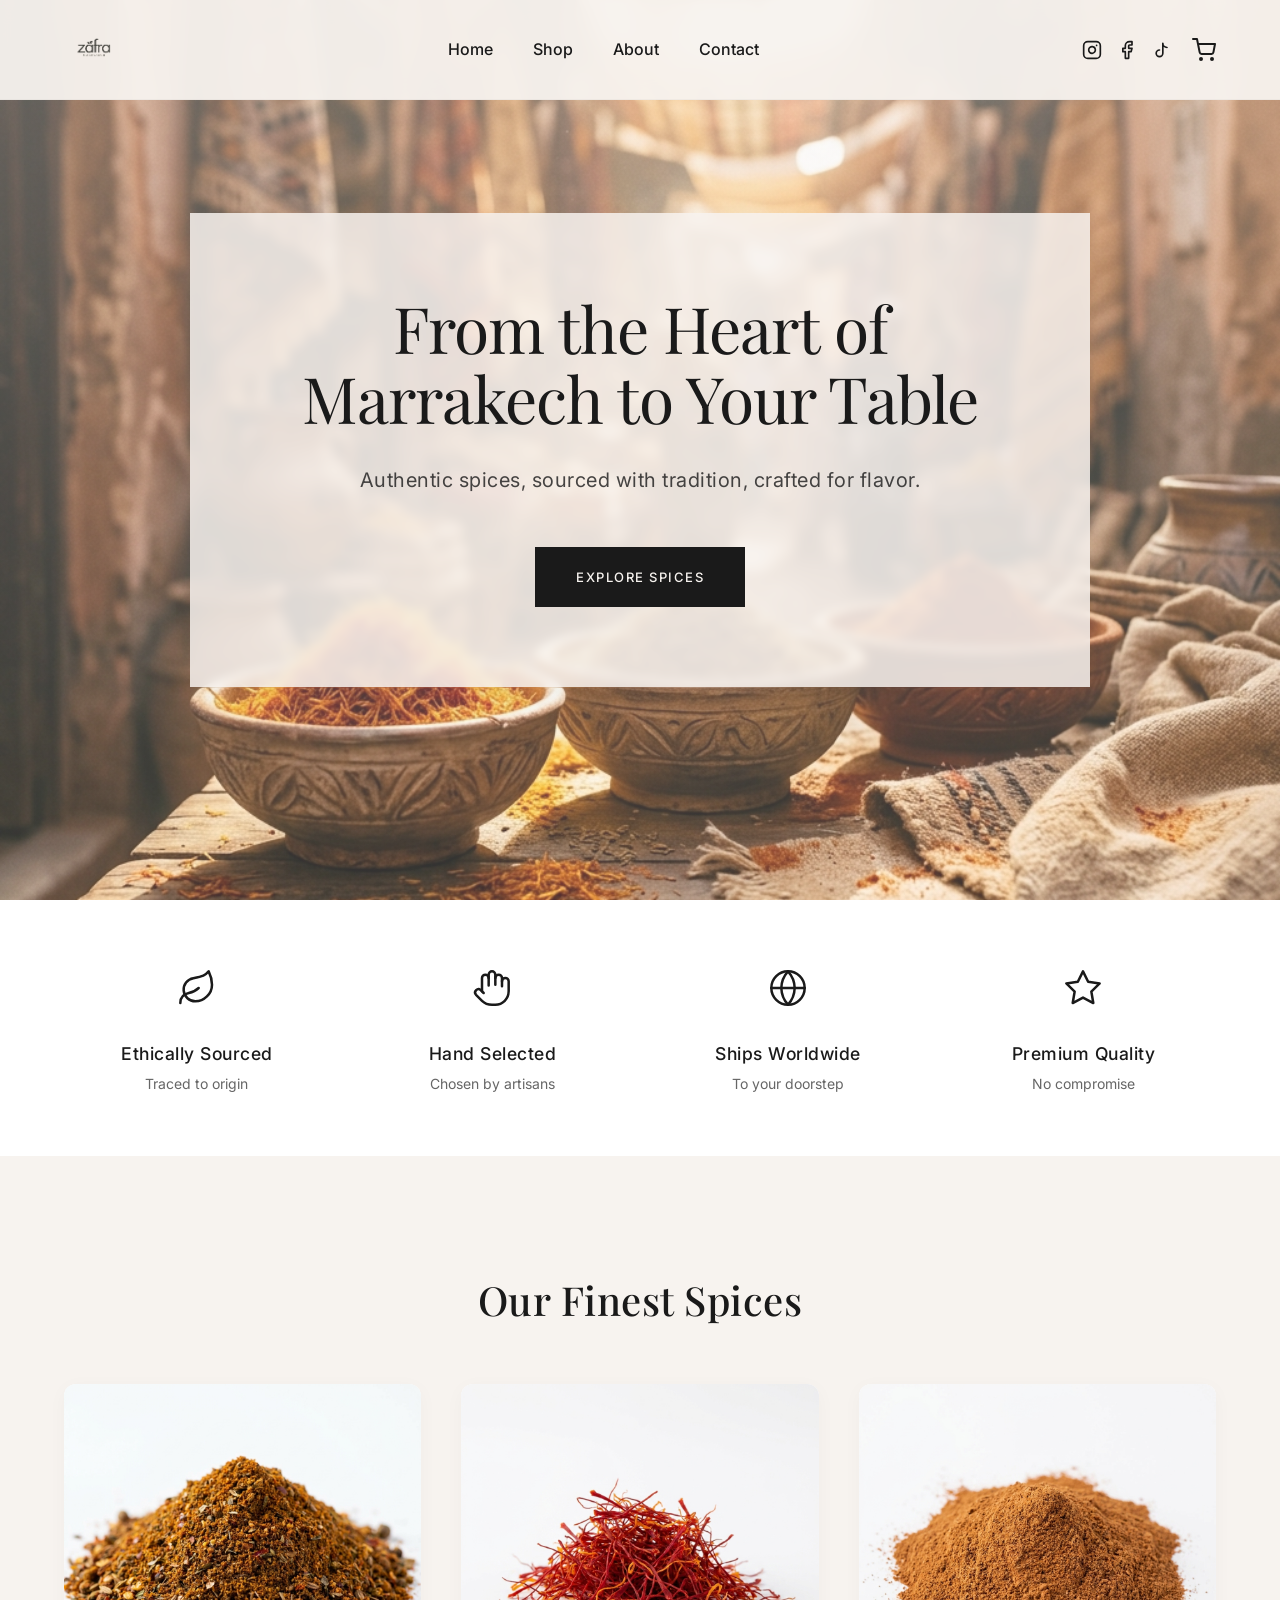
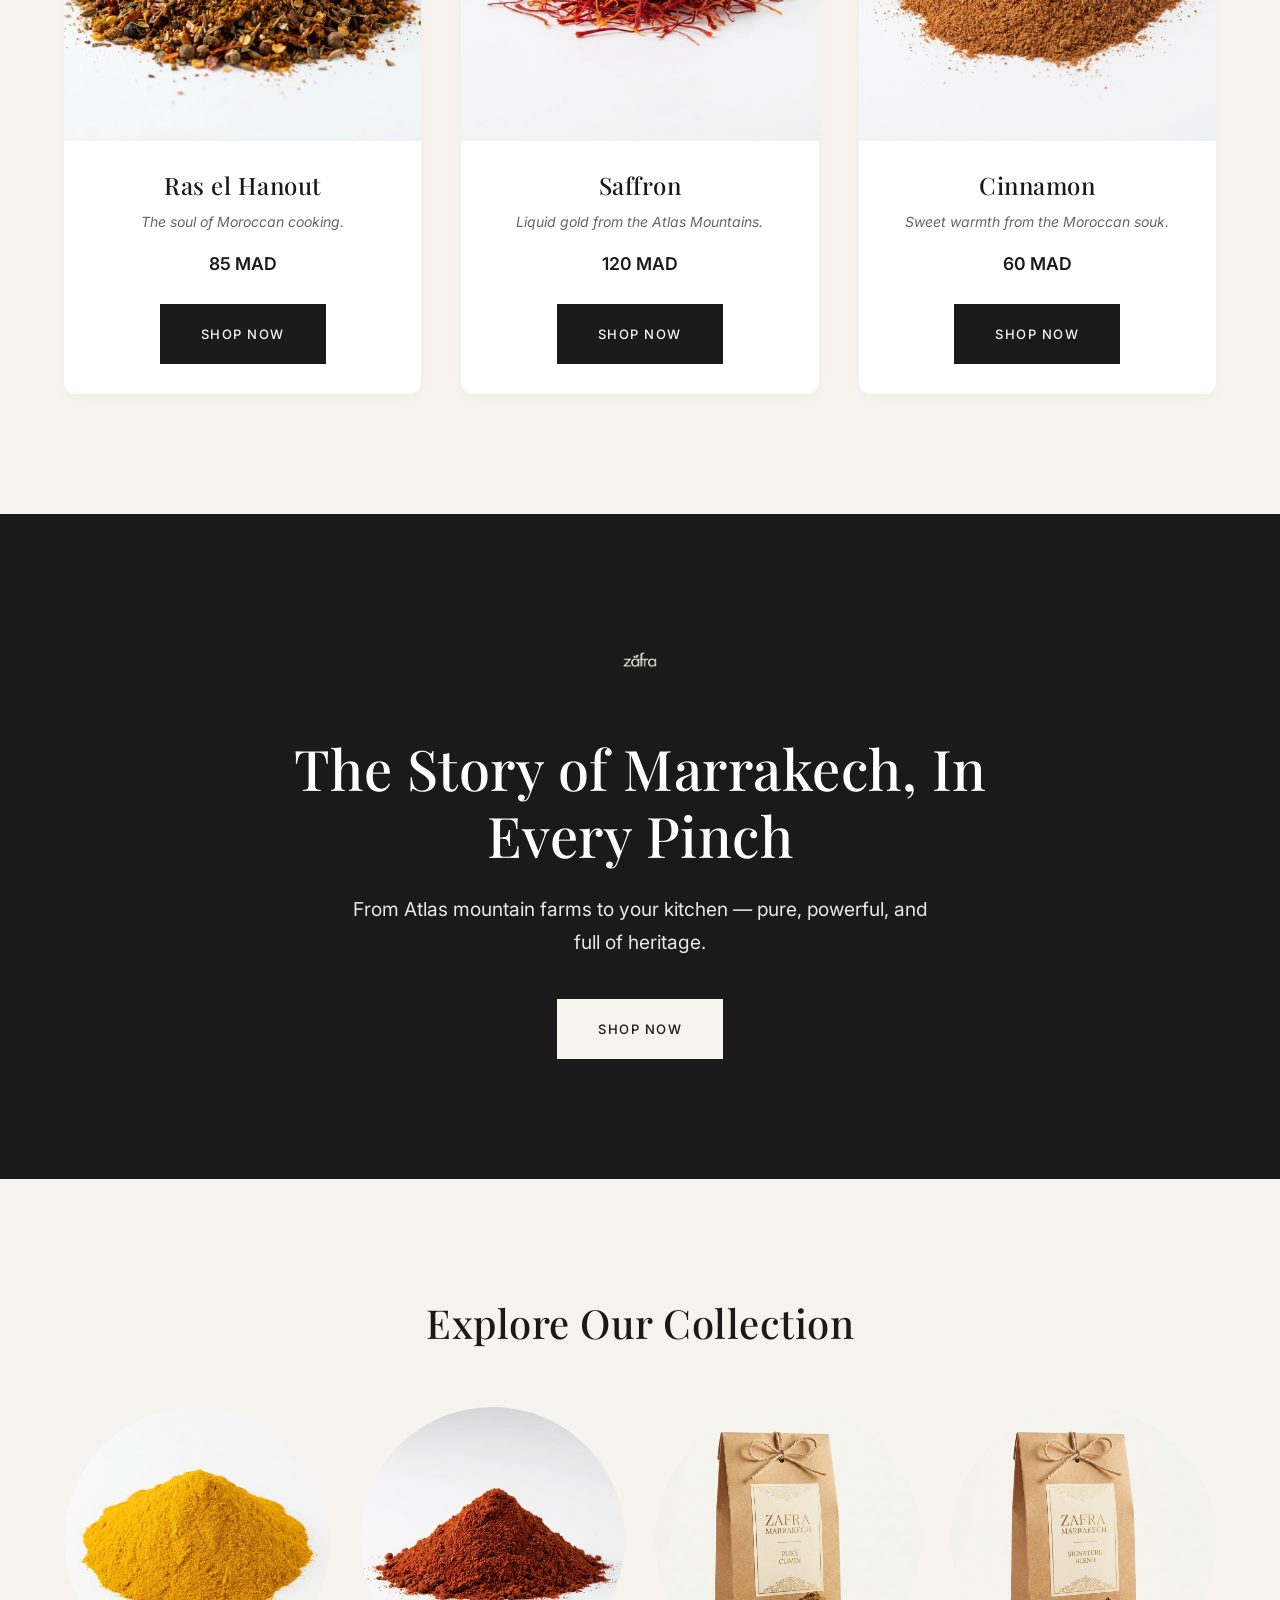
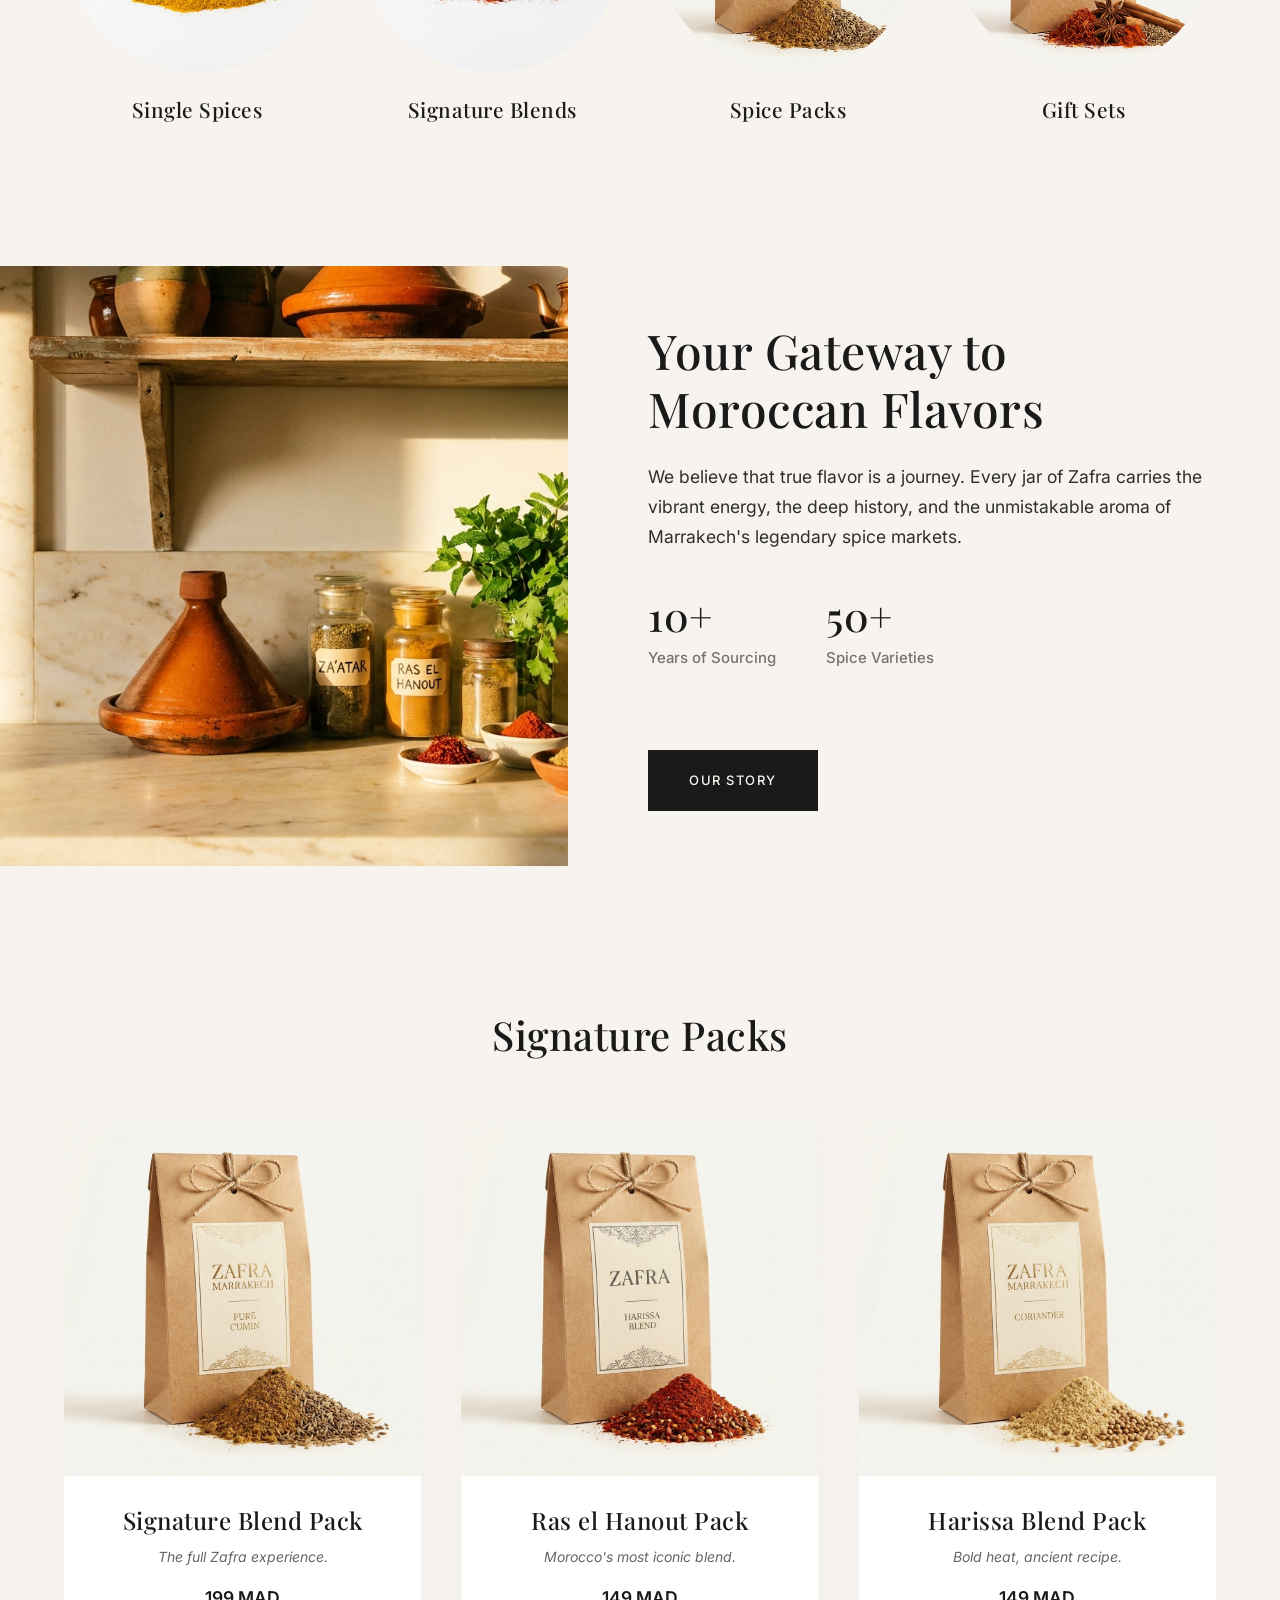
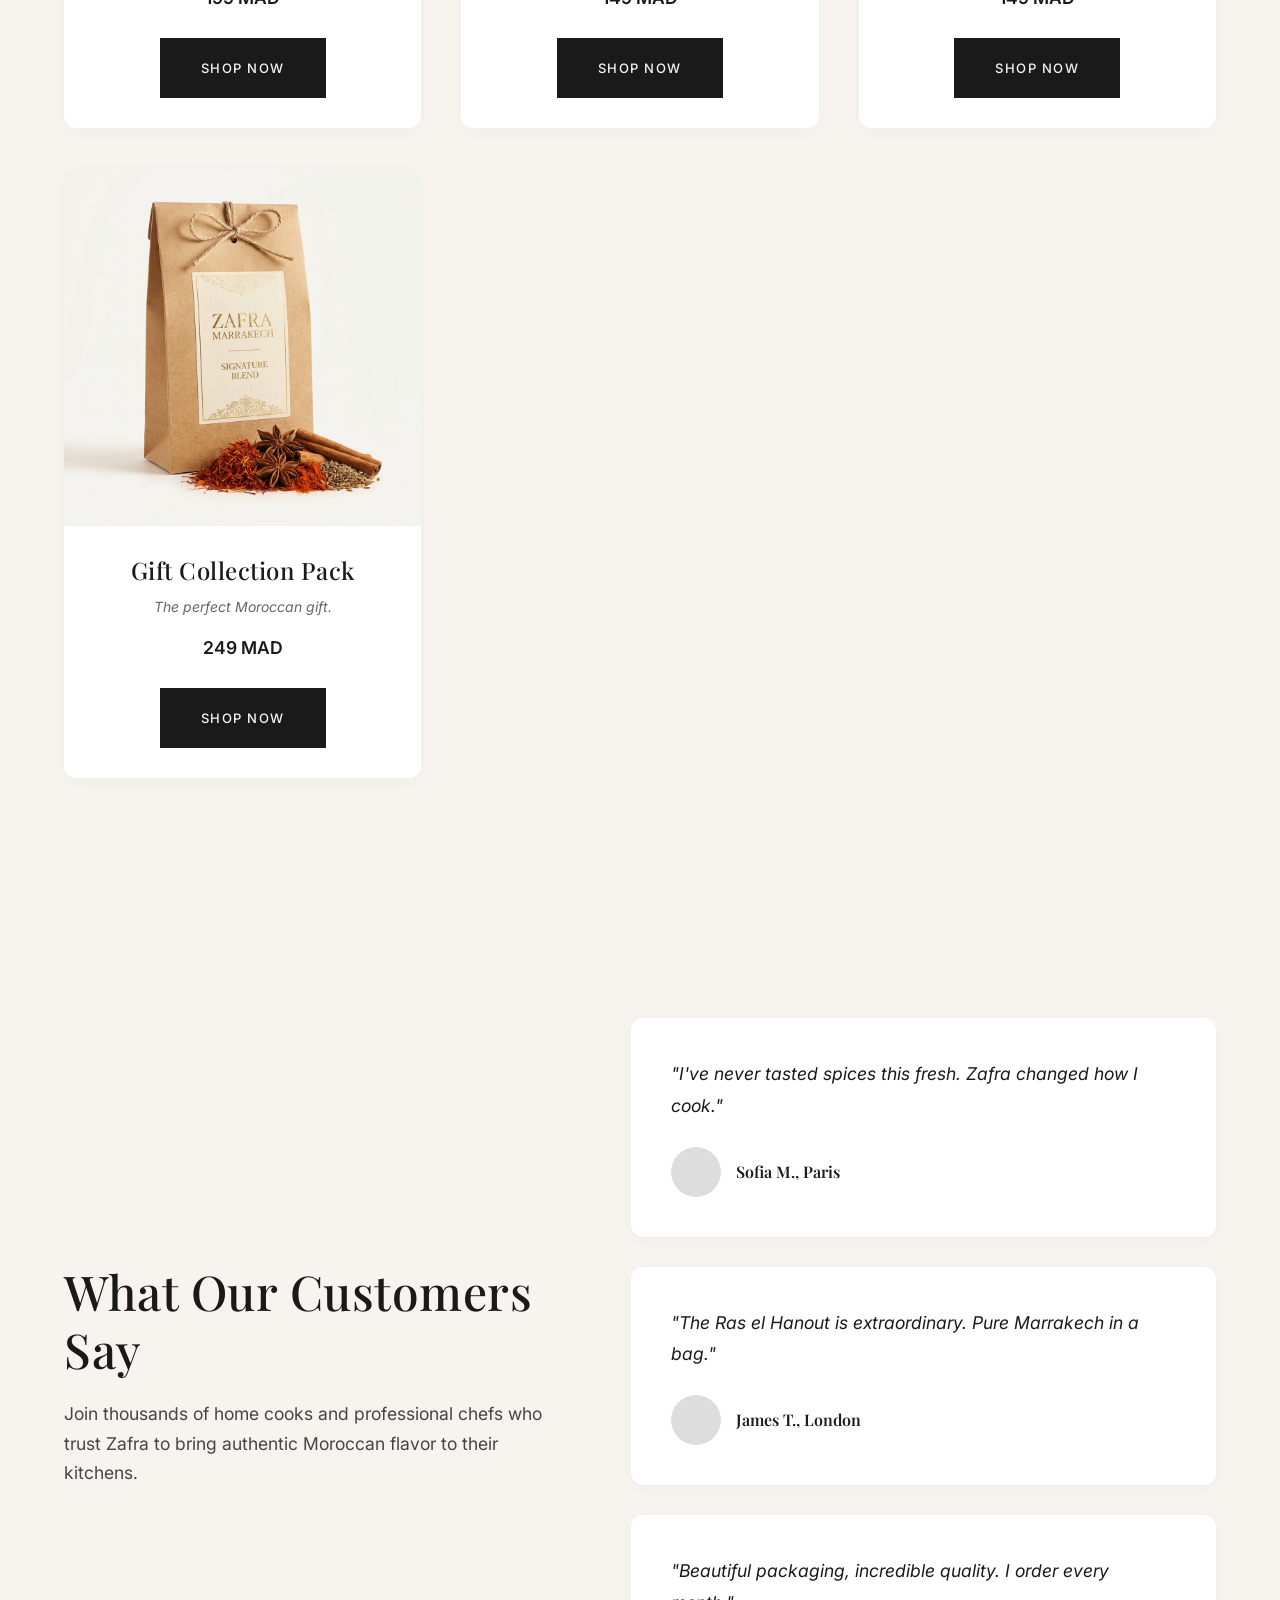
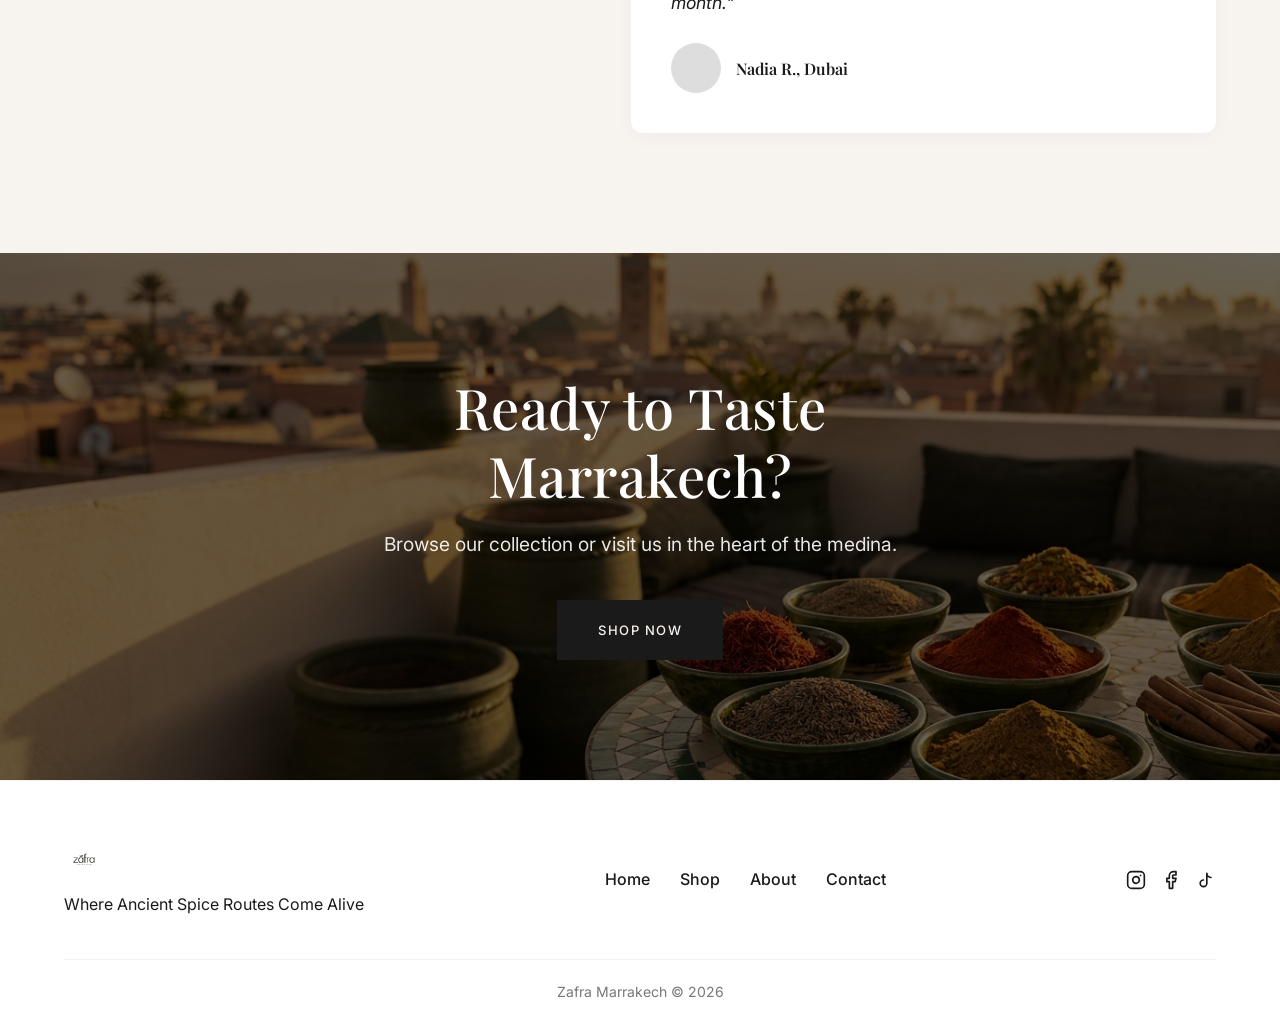
<file: index.html>
<!DOCTYPE html>
<html lang="en">
<head>
    <meta charset="UTF-8">
    <meta name="viewport" content="width=device-width, initial-scale=1.0">
    <title>Zafra Marrakech | Premium Luxury Spice Brand</title>
    <link rel="stylesheet" href="style.css">
</head>
<body>

    <!-- NAVBAR -->
    <nav class="navbar">
        <div class="nav-left">
            <a href="index.html">
                <img src="zafra_black.png" alt="Zafra Marrakech Logo" class="logo">
            </a>
        </div>
        
        <div class="nav-center">
            <ul>
                <li><a href="index.html">Home</a></li>
                <li><a href="shop.html">Shop</a></li>
                <li><a href="about.html">About</a></li>
                <li><a href="contact.html">Contact</a></li>
            </ul>
        </div>

        <div class="nav-right">
            <div class="social-icons">
                <a href="#" aria-label="Instagram">
                    <svg width="20" height="20" viewBox="0 0 24 24" fill="none" stroke="currentColor" stroke-width="2" stroke-linecap="round" stroke-linejoin="round"><rect x="2" y="2" width="20" height="20" rx="5" ry="5"></rect><path d="M16 11.37A4 4 0 1 1 12.63 8 4 4 0 0 1 16 11.37z"></path><line x1="17.5" y1="6.5" x2="17.51" y2="6.5"></line></svg>
                </a>
                <a href="#" aria-label="Facebook">
                    <svg width="20" height="20" viewBox="0 0 24 24" fill="none" stroke="currentColor" stroke-width="2" stroke-linecap="round" stroke-linejoin="round"><path d="M18 2h-3a5 5 0 0 0-5 5v3H7v4h3v8h4v-8h3l1-4h-4V7a1 1 0 0 1 1-1h3z"></path></svg>
                </a>
                <a href="#" aria-label="TikTok">
                    <svg width="20" height="20" viewBox="0 0 24 24" fill="none" stroke="currentColor" stroke-width="2" stroke-linecap="round" stroke-linejoin="round"><path d="M9 12a4 4 0 1 0 4 4V4a5 5 0 0 0 5 5"></path></svg>
                </a>
            </div>
            <a href="#" class="cart-icon" aria-label="Cart">
                <svg width="24" height="24" viewBox="0 0 24 24" fill="none" stroke="currentColor" stroke-width="2" stroke-linecap="round" stroke-linejoin="round"><circle cx="9" cy="21" r="1"></circle><circle cx="20" cy="21" r="1"></circle><path d="M1 1h4l2.68 13.39a2 2 0 0 0 2 1.61h9.72a2 2 0 0 0 2-1.61L23 6H6"></path></svg>
            </a>
            <button class="hamburger" aria-label="Menu">
                <svg viewBox="0 0 24 24" fill="none" stroke="currentColor" stroke-width="2" stroke-linecap="round" stroke-linejoin="round"><line x1="3" y1="12" x2="21" y2="12"></line><line x1="3" y1="6" x2="21" y2="6"></line><line x1="3" y1="18" x2="21" y2="18"></line></svg>
            </button>
        </div>
    </nav>

    <!-- HERO SECTION -->
    <header class="hero" style="background-image: url('zafra_hero_premium.png');">
        <div class="hero-content">
            <h1>From the Heart of Marrakech to Your Table</h1>
            <p>Authentic spices, sourced with tradition, crafted for flavor.</p>
            <a href="shop.html" class="btn">Explore Spices</a>
        </div>
    </header>

    <!-- TRUST BAR -->
    <section class="trust-bar">
        <div class="trust-item">
            <div class="icon"><svg width="40" height="40" viewBox="0 0 24 24" fill="none" stroke="currentColor" stroke-width="1.5" stroke-linecap="round" stroke-linejoin="round"><path d="M11 20A7 7 0 0 1 9.8 6.1C15.5 5 17 4.48 19 2c1 2 2 4.18 2 8 0 5.5-4.78 10-10 10Z"/><path d="M2 21c0-3 1.85-5.36 5.08-6C9.5 14.52 12 13 13 12"/></svg></div>
            <h4>Ethically Sourced</h4>
            <p>Traced to origin</p>
        </div>
        <div class="trust-item">
            <div class="icon"><svg width="40" height="40" viewBox="0 0 24 24" fill="none" stroke="currentColor" stroke-width="1.5" stroke-linecap="round" stroke-linejoin="round"><path d="M18 11V6a2 2 0 0 0-2-2v0a2 2 0 0 0-2 2v0"/><path d="M14 10V4a2 2 0 0 0-2-2v0a2 2 0 0 0-2 2v2"/><path d="M10 10.5V6a2 2 0 0 0-2-2v0a2 2 0 0 0-2 2v8"/><path d="M18 8a2 2 0 1 1 4 0v6a8 8 0 0 1-8 8h-2c-2.8 0-4.5-.86-5.99-2.34l-3.6-3.6a2 2 0 0 1 2.83-2.82L7 15"/></svg></div>
            <h4>Hand Selected</h4>
            <p>Chosen by artisans</p>
        </div>
        <div class="trust-item">
            <div class="icon"><svg width="40" height="40" viewBox="0 0 24 24" fill="none" stroke="currentColor" stroke-width="1.5" stroke-linecap="round" stroke-linejoin="round"><circle cx="12" cy="12" r="10"/><path d="M12 2a15.3 15.3 0 0 1 4 10 15.3 15.3 0 0 1-4 10 15.3 15.3 0 0 1-4-10 15.3 15.3 0 0 1 4-10z"/><path d="M2 12h20"/></svg></div>
            <h4>Ships Worldwide</h4>
            <p>To your doorstep</p>
        </div>
        <div class="trust-item">
            <div class="icon"><svg width="40" height="40" viewBox="0 0 24 24" fill="none" stroke="currentColor" stroke-width="1.5" stroke-linecap="round" stroke-linejoin="round"><polygon points="12 2 15.09 8.26 22 9.27 17 14.14 18.18 21.02 12 17.77 5.82 21.02 7 14.14 2 9.27 8.91 8.26 12 2"/></svg></div>
            <h4>Premium Quality</h4>
            <p>No compromise</p>
        </div>
    </section>

    <!-- TRENDING SPICES -->
    <section class="section">
        <div class="section-header">
            <h2>Our Finest Spices</h2>
        </div>
        <div class="grid-3">
            <article class="product-card">
                <div class="product-img-wrapper">
                    <img src="spices/Ras_el_Hanout_202604261447.jpeg" alt="Ras el Hanout" class="product-img">
                </div>
                <div class="product-info">
                    <h3>Ras el Hanout</h3>
                    <p class="poetic">The soul of Moroccan cooking.</p>
                    <div class="price">85 MAD</div>
                    <a href="shop.html" class="btn">Shop Now</a>
                </div>
            </article>
            <article class="product-card">
                <div class="product-img-wrapper">
                    <img src="spices/Saffron_threads_on_202604261447.jpeg" alt="Saffron" class="product-img">
                </div>
                <div class="product-info">
                    <h3>Saffron</h3>
                    <p class="poetic">Liquid gold from the Atlas Mountains.</p>
                    <div class="price">120 MAD</div>
                    <a href="shop.html" class="btn">Shop Now</a>
                </div>
            </article>
            <article class="product-card">
                <div class="product-img-wrapper">
                    <img src="spices/Cinnamon_powder_on_202604261447.jpeg" alt="Cinnamon" class="product-img">
                </div>
                <div class="product-info">
                    <h3>Cinnamon</h3>
                    <p class="poetic">Sweet warmth from the Moroccan souk.</p>
                    <div class="price">60 MAD</div>
                    <a href="shop.html" class="btn">Shop Now</a>
                </div>
            </article>
        </div>
    </section>

    <!-- DARK BANNER -->
    <section class="dark-banner">
        <img src="zafra_white.png" alt="Zafra White Logo" class="logo">
        <h2>The Story of Marrakech, In Every Pinch</h2>
        <p>From Atlas mountain farms to your kitchen — pure, powerful, and full of heritage.</p>
        <a href="shop.html" class="btn btn-cream">Shop Now</a>
    </section>

    <!-- CATEGORIES -->
    <section class="section">
        <div class="section-header">
            <h2>Explore Our Collection</h2>
        </div>
        <div class="grid-4">
            <a href="shop.html" class="category-card">
                <div class="category-img-wrapper">
                    <img src="spices/Turmeric_powder_on_202604261447.jpeg" alt="Single Spices" class="category-img">
                </div>
                <h3>Single Spices</h3>
            </a>
            <a href="shop.html" class="category-card">
                <div class="category-img-wrapper">
                    <img src="spices/Smoked_paprika_on_202604261447.jpeg" alt="Signature Blends" class="category-img">
                </div>
                <h3>Signature Blends</h3>
            </a>
            <a href="shop.html" class="category-card">
                <div class="category-img-wrapper">
                    <img src="spices packs/Kraft_bag_with_202604261455.jpeg" alt="Spice Packs" class="category-img">
                </div>
                <h3>Spice Packs</h3>
            </a>
            <a href="shop.html" class="category-card">
                <div class="category-img-wrapper">
                    <img src="spices packs/Gift_collection_pack_202604261450.jpeg" alt="Gift Sets" class="category-img">
                </div>
                <h3>Gift Sets</h3>
            </a>
        </div>
    </section>

    <!-- BRAND STORY -->
    <section class="section section-bg-cream brand-story">
        <div class="brand-img">
            <img src="extra images folder/Moroccan_kitchen_with_202604252343.jpeg" alt="Moroccan Spices Collection">
        </div>
        <div class="brand-text">
            <h2>Your Gateway to Moroccan Flavors</h2>
            <p>We believe that true flavor is a journey. Every jar of Zafra carries the vibrant energy, the deep history, and the unmistakable aroma of Marrakech's legendary spice markets.</p>
            <div class="stats">
                <div class="stat">
                    <h3>10+</h3>
                    <p>Years of Sourcing</p>
                </div>
                <div class="stat">
                    <h3>50+</h3>
                    <p>Spice Varieties</p>
                </div>
            </div>
            <a href="about.html" class="btn">Our Story</a>
        </div>
    </section>

    <!-- SIGNATURE PACKS -->
    <section class="section">
        <div class="section-header">
            <h2>Signature Packs</h2>
        </div>
        <div class="grid-3">
            <article class="product-card">
                <div class="product-img-wrapper">
                    <img src="spices packs/Kraft_bag_with_202604261455.jpeg" alt="Signature Blend Pack" class="product-img">
                </div>
                <div class="product-info">
                    <h3>Signature Blend Pack</h3>
                    <p class="poetic">The full Zafra experience.</p>
                    <div class="price">199 MAD</div>
                    <a href="shop.html" class="btn">Shop Now</a>
                </div>
            </article>
            <article class="product-card">
                <div class="product-img-wrapper">
                    <img src="spices packs/Harissa_Blend_pack_202604261451.jpeg" alt="Ras el Hanout Pack" class="product-img">
                </div>
                <div class="product-info">
                    <h3>Ras el Hanout Pack</h3>
                    <p class="poetic">Morocco's most iconic blend.</p>
                    <div class="price">149 MAD</div>
                    <a href="shop.html" class="btn">Shop Now</a>
                </div>
            </article>
            <article class="product-card">
                <div class="product-img-wrapper">
                    <img src="spices packs/Kraft_bag_with_202604261456.jpeg" alt="Harissa Blend Pack" class="product-img">
                </div>
                <div class="product-info">
                    <h3>Harissa Blend Pack</h3>
                    <p class="poetic">Bold heat, ancient recipe.</p>
                    <div class="price">149 MAD</div>
                    <a href="shop.html" class="btn">Shop Now</a>
                </div>
            </article>
            <article class="product-card">
                <div class="product-img-wrapper">
                    <img src="spices packs/Gift_collection_pack_202604261450.jpeg" alt="Gift Collection Pack" class="product-img">
                </div>
                <div class="product-info">
                    <h3>Gift Collection Pack</h3>
                    <p class="poetic">The perfect Moroccan gift.</p>
                    <div class="price">249 MAD</div>
                    <a href="shop.html" class="btn">Shop Now</a>
                </div>
            </article>
        </div>
    </section>

    <!-- TESTIMONIALS -->
    <section class="section section-bg-cream testimonials-section">
        <div class="testimonials-left">
            <h2>What Our Customers Say</h2>
            <p>Join thousands of home cooks and professional chefs who trust Zafra to bring authentic Moroccan flavor to their kitchens.</p>
        </div>
        <div class="testimonials-right">
            <div class="testimonial-card">
                <p>"I've never tasted spices this fresh. Zafra changed how I cook."</p>
                <div class="customer">
                    <div class="avatar"></div>
                    <span class="customer-name">Sofia M., Paris</span>
                </div>
            </div>
            <div class="testimonial-card">
                <p>"The Ras el Hanout is extraordinary. Pure Marrakech in a bag."</p>
                <div class="customer">
                    <div class="avatar"></div>
                    <span class="customer-name">James T., London</span>
                </div>
            </div>
            <div class="testimonial-card">
                <p>"Beautiful packaging, incredible quality. I order every month."</p>
                <div class="customer">
                    <div class="avatar"></div>
                    <span class="customer-name">Nadia R., Dubai</span>
                </div>
            </div>
        </div>
    </section>

    <!-- CTA BANNER -->
    <section class="cta-banner" style="background-image: url('extra images folder/Spice_bowls_on_202604252356.jpeg');">
        <div class="cta-banner-content">
            <h2>Ready to Taste Marrakech?</h2>
            <p>Browse our collection or visit us in the heart of the medina.</p>
            <a href="shop.html" class="btn">Shop Now</a>
        </div>
    </section>

    <!-- FOOTER -->
    <footer class="footer">
        <div class="footer-top">
            <div class="footer-left">
                <img src="zafra_black.png" alt="Zafra Marrakech Logo" class="logo">
                <p>Where Ancient Spice Routes Come Alive</p>
            </div>
            <div class="footer-center">
                <ul>
                    <li><a href="index.html">Home</a></li>
                    <li><a href="shop.html">Shop</a></li>
                    <li><a href="about.html">About</a></li>
                    <li><a href="contact.html">Contact</a></li>
                </ul>
            </div>
            <div class="footer-right">
                <div class="social-icons">
                    <a href="#" aria-label="Instagram">
                        <svg width="20" height="20" viewBox="0 0 24 24" fill="none" stroke="currentColor" stroke-width="2" stroke-linecap="round" stroke-linejoin="round"><rect x="2" y="2" width="20" height="20" rx="5" ry="5"></rect><path d="M16 11.37A4 4 0 1 1 12.63 8 4 4 0 0 1 16 11.37z"></path><line x1="17.5" y1="6.5" x2="17.51" y2="6.5"></line></svg>
                    </a>
                    <a href="#" aria-label="Facebook">
                        <svg width="20" height="20" viewBox="0 0 24 24" fill="none" stroke="currentColor" stroke-width="2" stroke-linecap="round" stroke-linejoin="round"><path d="M18 2h-3a5 5 0 0 0-5 5v3H7v4h3v8h4v-8h3l1-4h-4V7a1 1 0 0 1 1-1h3z"></path></svg>
                    </a>
                    <a href="#" aria-label="TikTok">
                        <svg width="20" height="20" viewBox="0 0 24 24" fill="none" stroke="currentColor" stroke-width="2" stroke-linecap="round" stroke-linejoin="round"><path d="M9 12a4 4 0 1 0 4 4V4a5 5 0 0 0 5 5"></path></svg>
                    </a>
                </div>
            </div>
        </div>
        <div class="footer-bottom">
            <p>Zafra Marrakech &copy; 2026</p>
        </div>
    </footer>

    <script src="script.js"></script>
</body>
</html>
</file>
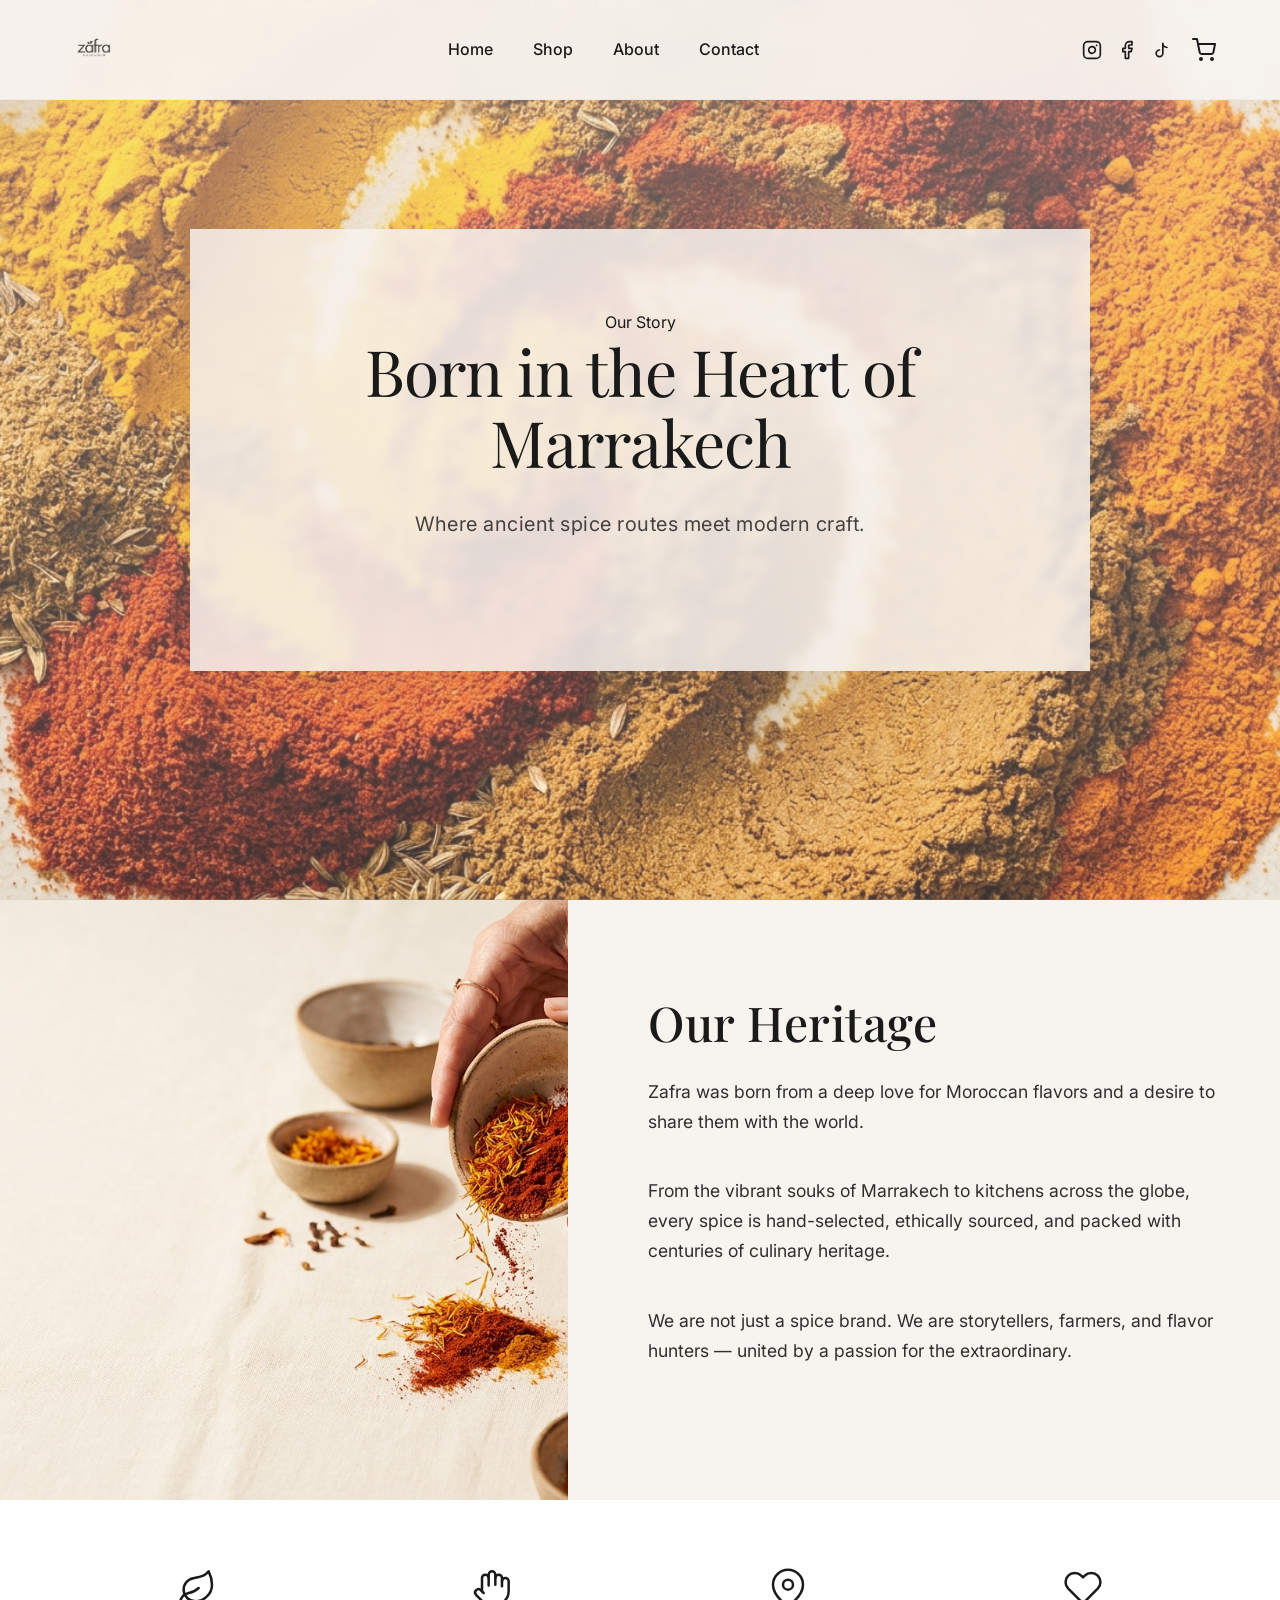
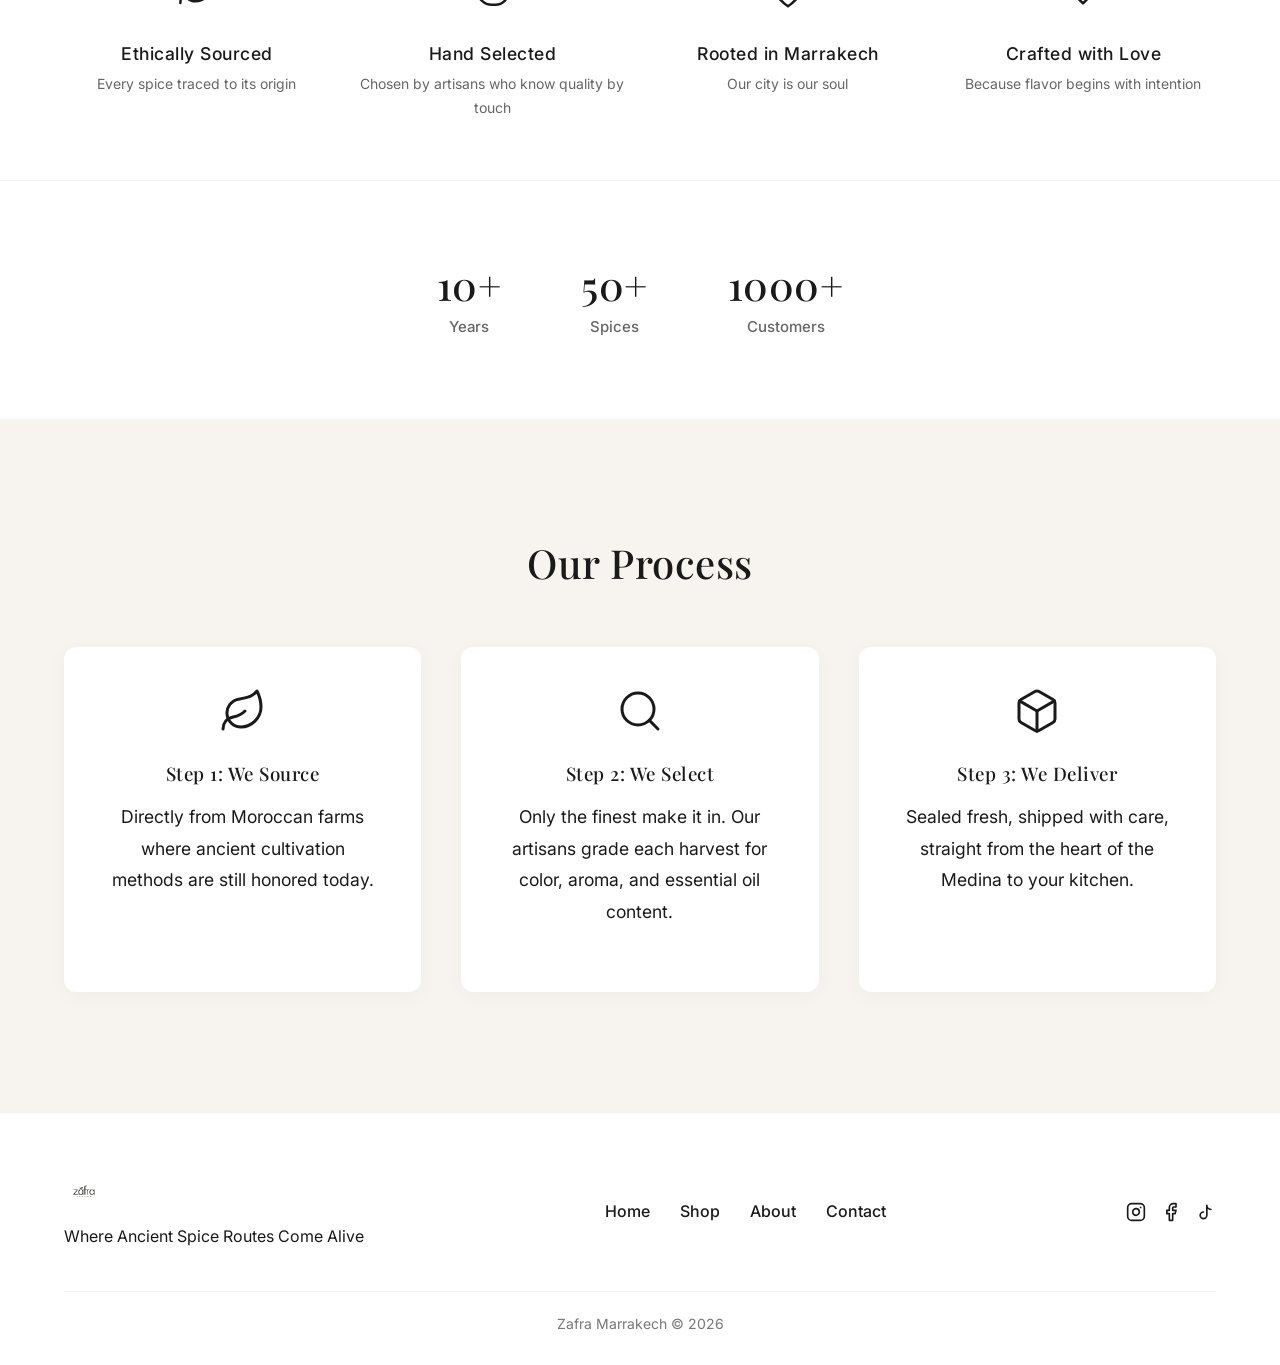
<file: about.html>
<!DOCTYPE html>
<html lang="en">
<head>
    <meta charset="UTF-8">
    <meta name="viewport" content="width=device-width, initial-scale=1.0">
    <title>About Us | Zafra Marrakech</title>
    <link rel="stylesheet" href="style.css">
</head>
<body>

    <!-- NAVBAR -->
    <nav class="navbar">
        <div class="nav-left">
            <a href="index.html">
                <img src="zafra_black.png" alt="Zafra Marrakech Logo" class="logo">
            </a>
        </div>
        
        <div class="nav-center">
            <ul>
                <li><a href="index.html">Home</a></li>
                <li><a href="shop.html">Shop</a></li>
                <li><a href="about.html">About</a></li>
                <li><a href="contact.html">Contact</a></li>
            </ul>
        </div>

        <div class="nav-right">
            <div class="social-icons">
                <a href="#" aria-label="Instagram">
                    <svg width="20" height="20" viewBox="0 0 24 24" fill="none" stroke="currentColor" stroke-width="2" stroke-linecap="round" stroke-linejoin="round"><rect x="2" y="2" width="20" height="20" rx="5" ry="5"></rect><path d="M16 11.37A4 4 0 1 1 12.63 8 4 4 0 0 1 16 11.37z"></path><line x1="17.5" y1="6.5" x2="17.51" y2="6.5"></line></svg>
                </a>
                <a href="#" aria-label="Facebook">
                    <svg width="20" height="20" viewBox="0 0 24 24" fill="none" stroke="currentColor" stroke-width="2" stroke-linecap="round" stroke-linejoin="round"><path d="M18 2h-3a5 5 0 0 0-5 5v3H7v4h3v8h4v-8h3l1-4h-4V7a1 1 0 0 1 1-1h3z"></path></svg>
                </a>
                <a href="#" aria-label="TikTok">
                    <svg width="20" height="20" viewBox="0 0 24 24" fill="none" stroke="currentColor" stroke-width="2" stroke-linecap="round" stroke-linejoin="round"><path d="M9 12a4 4 0 1 0 4 4V4a5 5 0 0 0 5 5"></path></svg>
                </a>
            </div>
            <a href="shop.html" class="cart-icon" aria-label="Cart">
                <svg width="24" height="24" viewBox="0 0 24 24" fill="none" stroke="currentColor" stroke-width="2" stroke-linecap="round" stroke-linejoin="round"><circle cx="9" cy="21" r="1"></circle><circle cx="20" cy="21" r="1"></circle><path d="M1 1h4l2.68 13.39a2 2 0 0 0 2 1.61h9.72a2 2 0 0 0 2-1.61L23 6H6"></path></svg>
            </a>
            <button class="hamburger" aria-label="Menu">
                <svg viewBox="0 0 24 24" fill="none" stroke="currentColor" stroke-width="2" stroke-linecap="round" stroke-linejoin="round"><line x1="3" y1="12" x2="21" y2="12"></line><line x1="3" y1="6" x2="21" y2="6"></line><line x1="3" y1="18" x2="21" y2="18"></line></svg>
            </button>
        </div>
    </nav>

    <!-- HERO SECTION -->
    <header class="hero" style="background-image: url('extra images folder/Spices_blending_on_202604252340.jpeg');">
        <div class="hero-content">
            <span class="hero-label">Our Story</span>
            <h1>Born in the Heart of Marrakech</h1>
            <p>Where ancient spice routes meet modern craft.</p>
        </div>
    </header>

    <!-- BRAND STORY -->
    <section class="section section-bg-cream brand-story">
        <div class="brand-img">
            <img src="extra images folder/Hands_pouring_Moroccan_202604252345.jpeg" alt="Moroccan Spices in Medina">
        </div>
        <div class="brand-text">
            <h2>Our Heritage</h2>
            <p>Zafra was born from a deep love for Moroccan flavors and a desire to share them with the world.</p>
            <p>From the vibrant souks of Marrakech to kitchens across the globe, every spice is hand-selected, ethically sourced, and packed with centuries of culinary heritage.</p>
            <p>We are not just a spice brand. We are storytellers, farmers, and flavor hunters — united by a passion for the extraordinary.</p>
        </div>
    </section>

    <!-- VALUES -->
    <section class="trust-bar" style="border-bottom: 1px solid rgba(0,0,0,0.05);">
        <div class="trust-item">
            <div class="icon"><svg width="40" height="40" viewBox="0 0 24 24" fill="none" stroke="currentColor" stroke-width="1.5" stroke-linecap="round" stroke-linejoin="round"><path d="M11 20A7 7 0 0 1 9.8 6.1C15.5 5 17 4.48 19 2c1 2 2 4.18 2 8 0 5.5-4.78 10-10 10Z"/><path d="M2 21c0-3 1.85-5.36 5.08-6C9.5 14.52 12 13 13 12"/></svg></div>
            <h4>Ethically Sourced</h4>
            <p>Every spice traced to its origin</p>
        </div>
        <div class="trust-item">
            <div class="icon"><svg width="40" height="40" viewBox="0 0 24 24" fill="none" stroke="currentColor" stroke-width="1.5" stroke-linecap="round" stroke-linejoin="round"><path d="M18 11V6a2 2 0 0 0-2-2v0a2 2 0 0 0-2 2v0"/><path d="M14 10V4a2 2 0 0 0-2-2v0a2 2 0 0 0-2 2v2"/><path d="M10 10.5V6a2 2 0 0 0-2-2v0a2 2 0 0 0-2 2v8"/><path d="M18 8a2 2 0 1 1 4 0v6a8 8 0 0 1-8 8h-2c-2.8 0-4.5-.86-5.99-2.34l-3.6-3.6a2 2 0 0 1 2.83-2.82L7 15"/></svg></div>
            <h4>Hand Selected</h4>
            <p>Chosen by artisans who know quality by touch</p>
        </div>
        <div class="trust-item">
            <div class="icon"><svg width="40" height="40" viewBox="0 0 24 24" fill="none" stroke="currentColor" stroke-width="1.5" stroke-linecap="round" stroke-linejoin="round"><path d="M21 10c0 7-9 13-9 13s-9-6-9-13a9 9 0 0 1 18 0z"/><circle cx="12" cy="10" r="3"/></svg></div>
            <h4>Rooted in Marrakech</h4>
            <p>Our city is our soul</p>
        </div>
        <div class="trust-item">
            <div class="icon"><svg width="40" height="40" viewBox="0 0 24 24" fill="none" stroke="currentColor" stroke-width="1.5" stroke-linecap="round" stroke-linejoin="round"><path d="M20.84 4.61a5.5 5.5 0 0 0-7.78 0L12 5.67l-1.06-1.06a5.5 5.5 0 0 0-7.78 7.78l1.06 1.06L12 21.23l7.78-7.78 1.06-1.06a5.5 5.5 0 0 0 0-7.78z"/></svg></div>
            <h4>Crafted with Love</h4>
            <p>Because flavor begins with intention</p>
        </div>
    </section>

    <!-- STATS -->
    <section class="about-stats">
        <div class="stat">
            <h3>10+</h3>
            <p>Years</p>
        </div>
        <div class="stat">
            <h3>50+</h3>
            <p>Spices</p>
        </div>
        <div class="stat">
            <h3>1000+</h3>
            <p>Customers</p>
        </div>
    </section>

    <!-- PROCESS -->
    <section class="section section-bg-cream">
        <div class="section-header">
            <h2>Our Process</h2>
        </div>
        <div class="grid-3">
            <div class="testimonial-card" style="text-align: center;">
                <div class="icon" style="margin-bottom: 20px; color: var(--charcoal);"><svg width="48" height="48" viewBox="0 0 24 24" fill="none" stroke="currentColor" stroke-width="1.5" stroke-linecap="round" stroke-linejoin="round"><path d="M11 20A7 7 0 0 1 9.8 6.1C15.5 5 17 4.48 19 2c1 2 2 4.18 2 8 0 5.5-4.78 10-10 10Z"/><path d="M2 21c0-3 1.85-5.36 5.08-6C9.5 14.52 12 13 13 12"/></svg></div>
                <h3 style="margin-bottom: 15px; font-family: var(--font-heading);">Step 1: We Source</h3>
                <p style="font-style: normal;">Directly from Moroccan farms where ancient cultivation methods are still honored today.</p>
            </div>
            <div class="testimonial-card" style="text-align: center;">
                <div class="icon" style="margin-bottom: 20px; color: var(--charcoal);"><svg width="48" height="48" viewBox="0 0 24 24" fill="none" stroke="currentColor" stroke-width="1.5" stroke-linecap="round" stroke-linejoin="round"><circle cx="11" cy="11" r="8"/><path d="m21 21-4.3-4.3"/></svg></div>
                <h3 style="margin-bottom: 15px; font-family: var(--font-heading);">Step 2: We Select</h3>
                <p style="font-style: normal;">Only the finest make it in. Our artisans grade each harvest for color, aroma, and essential oil content.</p>
            </div>
            <div class="testimonial-card" style="text-align: center;">
                <div class="icon" style="margin-bottom: 20px; color: var(--charcoal);"><svg width="48" height="48" viewBox="0 0 24 24" fill="none" stroke="currentColor" stroke-width="1.5" stroke-linecap="round" stroke-linejoin="round"><path d="M21 16V8a2 2 0 0 0-1-1.73l-7-4a2 2 0 0 0-2 0l-7 4A2 2 0 0 0 3 8v8a2 2 0 0 0 1 1.73l7 4a2 2 0 0 0 2 0l7-4A2 2 0 0 0 21 16z"/><polyline points="3.27 6.96 12 12.01 20.73 6.96"/><line x1="12" y1="22.08" x2="12" y2="12"/></svg></div>
                <h3 style="margin-bottom: 15px; font-family: var(--font-heading);">Step 3: We Deliver</h3>
                <p style="font-style: normal;">Sealed fresh, shipped with care, straight from the heart of the Medina to your kitchen.</p>
            </div>
        </div>
    </section>

    <!-- FOOTER -->
    <footer class="footer">
        <div class="footer-top">
            <div class="footer-left">
                <img src="zafra_black.png" alt="Zafra Marrakech Logo" class="logo">
                <p>Where Ancient Spice Routes Come Alive</p>
            </div>
            <div class="footer-center">
                <ul>
                    <li><a href="index.html">Home</a></li>
                    <li><a href="shop.html">Shop</a></li>
                    <li><a href="about.html">About</a></li>
                    <li><a href="contact.html">Contact</a></li>
                </ul>
            </div>
            <div class="footer-right">
                <div class="social-icons">
                    <a href="#" aria-label="Instagram">
                        <svg width="20" height="20" viewBox="0 0 24 24" fill="none" stroke="currentColor" stroke-width="2" stroke-linecap="round" stroke-linejoin="round"><rect x="2" y="2" width="20" height="20" rx="5" ry="5"></rect><path d="M16 11.37A4 4 0 1 1 12.63 8 4 4 0 0 1 16 11.37z"></path><line x1="17.5" y1="6.5" x2="17.51" y2="6.5"></line></svg>
                    </a>
                    <a href="#" aria-label="Facebook">
                        <svg width="20" height="20" viewBox="0 0 24 24" fill="none" stroke="currentColor" stroke-width="2" stroke-linecap="round" stroke-linejoin="round"><path d="M18 2h-3a5 5 0 0 0-5 5v3H7v4h3v8h4v-8h3l1-4h-4V7a1 1 0 0 1 1-1h3z"></path></svg>
                    </a>
                    <a href="#" aria-label="TikTok">
                        <svg width="20" height="20" viewBox="0 0 24 24" fill="none" stroke="currentColor" stroke-width="2" stroke-linecap="round" stroke-linejoin="round"><path d="M9 12a4 4 0 1 0 4 4V4a5 5 0 0 0 5 5"></path></svg>
                    </a>
                </div>
            </div>
        </div>
        <div class="footer-bottom">
            <p>Zafra Marrakech &copy; 2026</p>
        </div>
    </footer>

    <script src="script.js"></script>
</body>
</html>
</file>
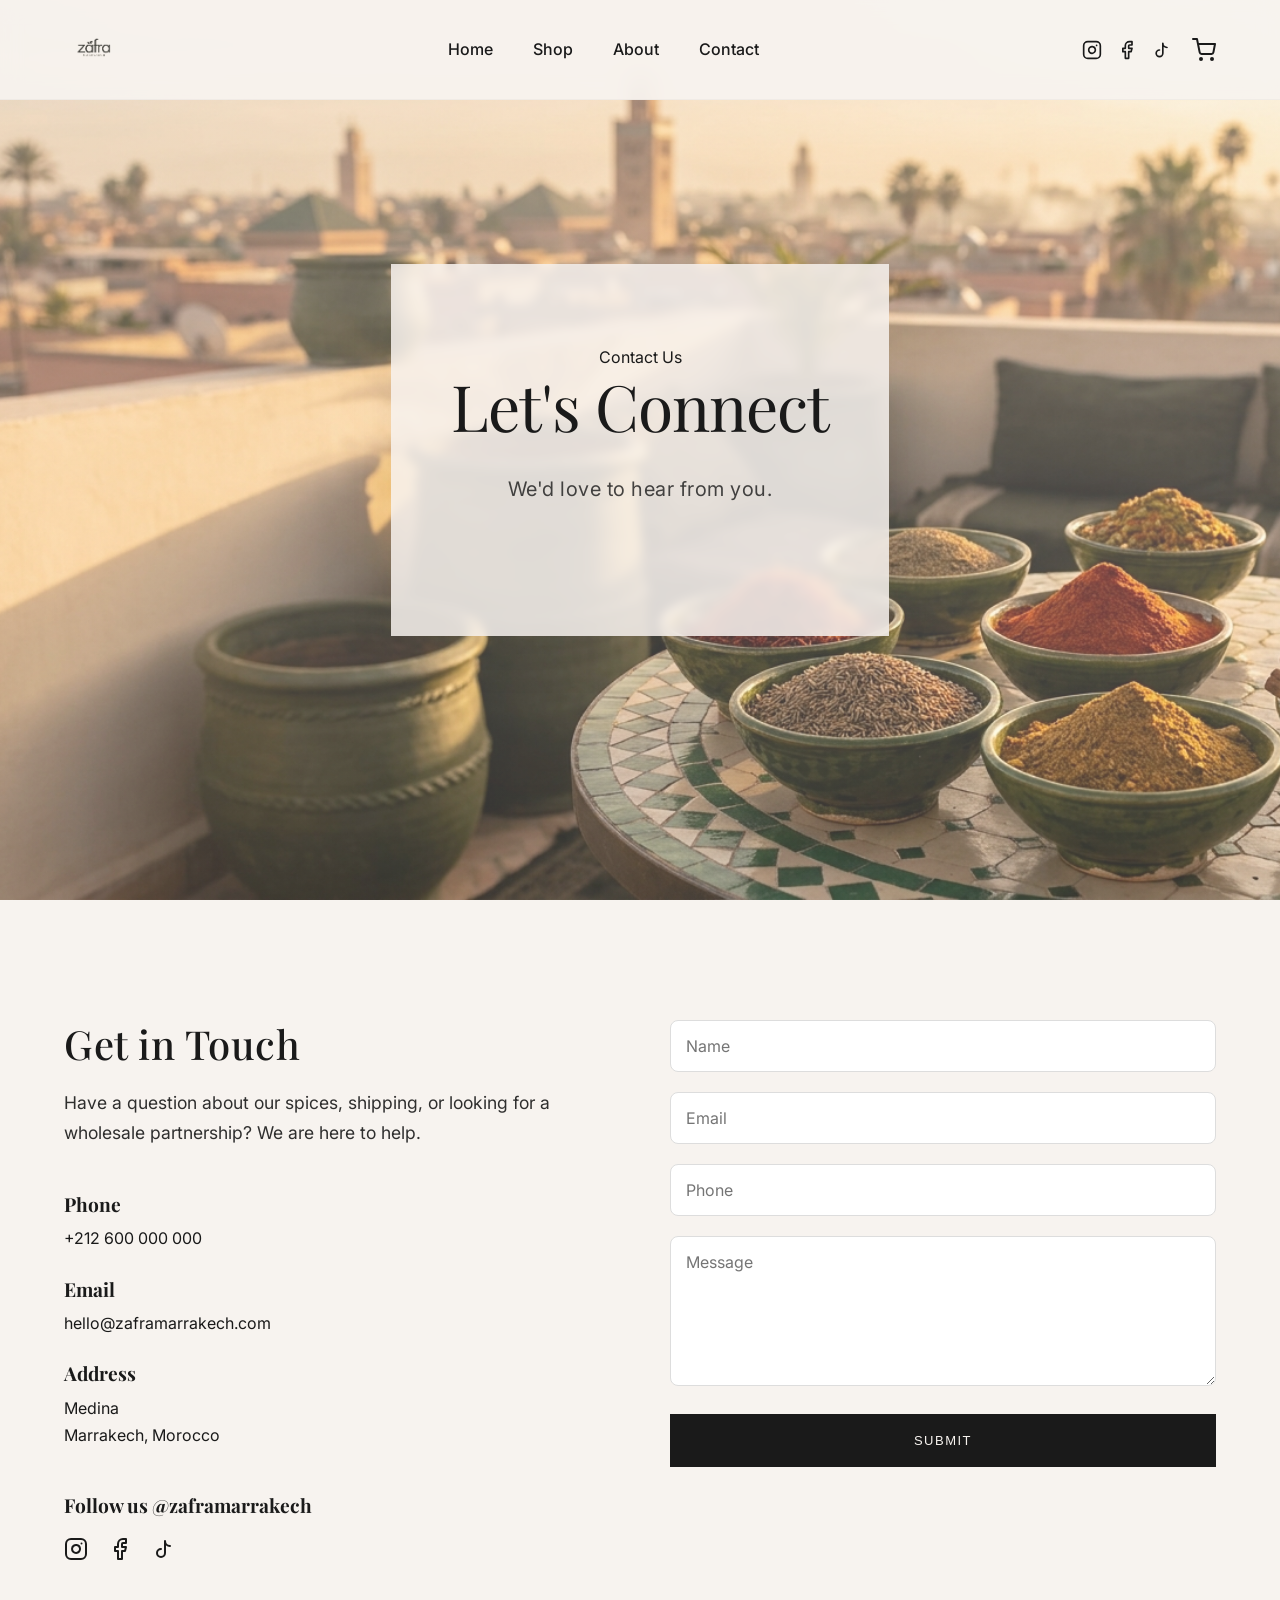
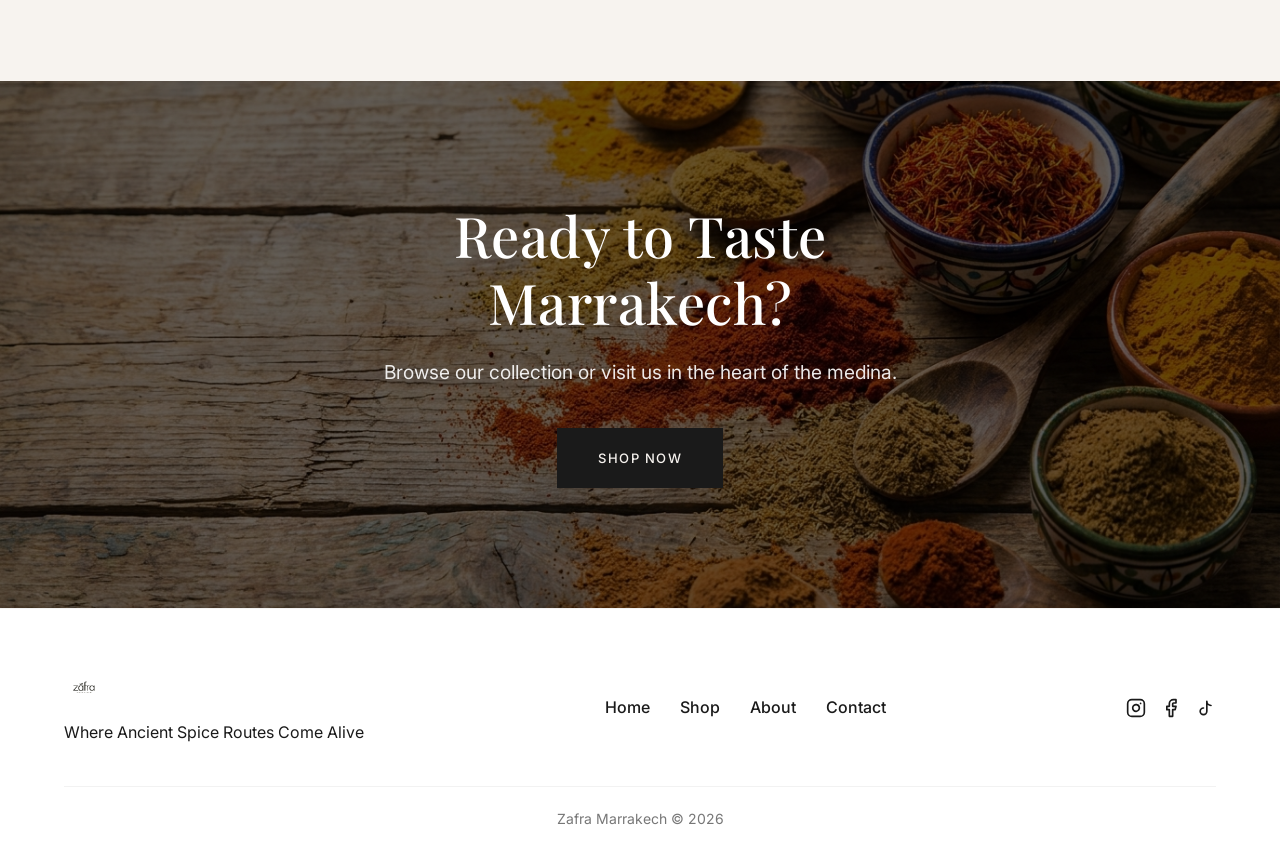
<file: contact.html>
<!DOCTYPE html>
<html lang="en">
<head>
    <meta charset="UTF-8">
    <meta name="viewport" content="width=device-width, initial-scale=1.0">
    <title>Contact Us | Zafra Marrakech</title>
    <link rel="stylesheet" href="style.css">
</head>
<body>

    <!-- NAVBAR -->
    <nav class="navbar">
        <div class="nav-left">
            <a href="index.html">
                <img src="zafra_black.png" alt="Zafra Marrakech Logo" class="logo">
            </a>
        </div>
        
        <div class="nav-center">
            <ul>
                <li><a href="index.html">Home</a></li>
                <li><a href="shop.html">Shop</a></li>
                <li><a href="about.html">About</a></li>
                <li><a href="contact.html">Contact</a></li>
            </ul>
        </div>

        <div class="nav-right">
            <div class="social-icons">
                <a href="#" aria-label="Instagram">
                    <svg width="20" height="20" viewBox="0 0 24 24" fill="none" stroke="currentColor" stroke-width="2" stroke-linecap="round" stroke-linejoin="round"><rect x="2" y="2" width="20" height="20" rx="5" ry="5"></rect><path d="M16 11.37A4 4 0 1 1 12.63 8 4 4 0 0 1 16 11.37z"></path><line x1="17.5" y1="6.5" x2="17.51" y2="6.5"></line></svg>
                </a>
                <a href="#" aria-label="Facebook">
                    <svg width="20" height="20" viewBox="0 0 24 24" fill="none" stroke="currentColor" stroke-width="2" stroke-linecap="round" stroke-linejoin="round"><path d="M18 2h-3a5 5 0 0 0-5 5v3H7v4h3v8h4v-8h3l1-4h-4V7a1 1 0 0 1 1-1h3z"></path></svg>
                </a>
                <a href="#" aria-label="TikTok">
                    <svg width="20" height="20" viewBox="0 0 24 24" fill="none" stroke="currentColor" stroke-width="2" stroke-linecap="round" stroke-linejoin="round"><path d="M9 12a4 4 0 1 0 4 4V4a5 5 0 0 0 5 5"></path></svg>
                </a>
            </div>
            <a href="shop.html" class="cart-icon" aria-label="Cart">
                <svg width="24" height="24" viewBox="0 0 24 24" fill="none" stroke="currentColor" stroke-width="2" stroke-linecap="round" stroke-linejoin="round"><circle cx="9" cy="21" r="1"></circle><circle cx="20" cy="21" r="1"></circle><path d="M1 1h4l2.68 13.39a2 2 0 0 0 2 1.61h9.72a2 2 0 0 0 2-1.61L23 6H6"></path></svg>
            </a>
            <button class="hamburger" aria-label="Menu">
                <svg viewBox="0 0 24 24" fill="none" stroke="currentColor" stroke-width="2" stroke-linecap="round" stroke-linejoin="round"><line x1="3" y1="12" x2="21" y2="12"></line><line x1="3" y1="6" x2="21" y2="6"></line><line x1="3" y1="18" x2="21" y2="18"></line></svg>
            </button>
        </div>
    </nav>

    <!-- HERO SECTION -->
    <header class="hero" style="background-image: url('extra images folder/Spice_bowls_on_202604252356.jpeg');">
        <div class="hero-content">
            <span class="hero-label">Contact Us</span>
            <h1>Let's Connect</h1>
            <p>We'd love to hear from you.</p>
        </div>
    </header>

    <!-- CONTACT SECTION -->
    <section class="section">
        <div class="contact-section">
            <div class="contact-info">
                <h2>Get in Touch</h2>
                <p>Have a question about our spices, shipping, or looking for a wholesale partnership? We are here to help.</p>
                
                <div class="contact-details">
                    <div class="contact-detail-item">
                        <strong>Phone</strong>
                        <span>+212 600 000 000</span>
                    </div>
                    <div class="contact-detail-item">
                        <strong>Email</strong>
                        <span>hello@zaframarrakech.com</span>
                    </div>
                    <div class="contact-detail-item">
                        <strong>Address</strong>
                        <span>Medina<br>Marrakech, Morocco</span>
                    </div>
                </div>

                <div style="margin-top: 40px;">
                    <strong style="display: block; font-family: var(--font-heading); font-size: 1.2rem; margin-bottom: 15px;">Follow us @zaframarrakech</strong>
                    <div class="social-icons" style="gap: 20px;">
                        <a href="#" aria-label="Instagram">
                            <svg width="24" height="24" viewBox="0 0 24 24" fill="none" stroke="currentColor" stroke-width="2" stroke-linecap="round" stroke-linejoin="round"><rect x="2" y="2" width="20" height="20" rx="5" ry="5"></rect><path d="M16 11.37A4 4 0 1 1 12.63 8 4 4 0 0 1 16 11.37z"></path><line x1="17.5" y1="6.5" x2="17.51" y2="6.5"></line></svg>
                        </a>
                        <a href="#" aria-label="Facebook">
                            <svg width="24" height="24" viewBox="0 0 24 24" fill="none" stroke="currentColor" stroke-width="2" stroke-linecap="round" stroke-linejoin="round"><path d="M18 2h-3a5 5 0 0 0-5 5v3H7v4h3v8h4v-8h3l1-4h-4V7a1 1 0 0 1 1-1h3z"></path></svg>
                        </a>
                        <a href="#" aria-label="TikTok">
                            <svg width="24" height="24" viewBox="0 0 24 24" fill="none" stroke="currentColor" stroke-width="2" stroke-linecap="round" stroke-linejoin="round"><path d="M9 12a4 4 0 1 0 4 4V4a5 5 0 0 0 5 5"></path></svg>
                        </a>
                    </div>
                </div>
            </div>

            <div class="contact-form">
                <form action="#" method="POST">
                    <div class="form-group">
                        <input type="text" name="name" placeholder="Name" required>
                    </div>
                    <div class="form-group">
                        <input type="email" name="email" placeholder="Email" required>
                    </div>
                    <div class="form-group">
                        <input type="tel" name="phone" placeholder="Phone">
                    </div>
                    <div class="form-group">
                        <textarea name="message" placeholder="Message" required></textarea>
                    </div>
                    <button type="submit" class="btn">Submit</button>
                </form>
            </div>
        </div>
    </section>

    <!-- CTA BANNER -->
    <section class="cta-banner" style="background-image: url('extra images folder/Colorful_Moroccan_spices_202604252340.jpeg');">
        <div class="cta-banner-content">
            <h2>Ready to Taste Marrakech?</h2>
            <p>Browse our collection or visit us in the heart of the medina.</p>
            <a href="shop.html" class="btn">Shop Now</a>
        </div>
    </section>

    <!-- FOOTER -->
    <footer class="footer">
        <div class="footer-top">
            <div class="footer-left">
                <img src="zafra_black.png" alt="Zafra Marrakech Logo" class="logo">
                <p>Where Ancient Spice Routes Come Alive</p>
            </div>
            <div class="footer-center">
                <ul>
                    <li><a href="index.html">Home</a></li>
                    <li><a href="shop.html">Shop</a></li>
                    <li><a href="about.html">About</a></li>
                    <li><a href="contact.html">Contact</a></li>
                </ul>
            </div>
            <div class="footer-right">
                <div class="social-icons">
                    <a href="#" aria-label="Instagram">
                        <svg width="20" height="20" viewBox="0 0 24 24" fill="none" stroke="currentColor" stroke-width="2" stroke-linecap="round" stroke-linejoin="round"><rect x="2" y="2" width="20" height="20" rx="5" ry="5"></rect><path d="M16 11.37A4 4 0 1 1 12.63 8 4 4 0 0 1 16 11.37z"></path><line x1="17.5" y1="6.5" x2="17.51" y2="6.5"></line></svg>
                    </a>
                    <a href="#" aria-label="Facebook">
                        <svg width="20" height="20" viewBox="0 0 24 24" fill="none" stroke="currentColor" stroke-width="2" stroke-linecap="round" stroke-linejoin="round"><path d="M18 2h-3a5 5 0 0 0-5 5v3H7v4h3v8h4v-8h3l1-4h-4V7a1 1 0 0 1 1-1h3z"></path></svg>
                    </a>
                    <a href="#" aria-label="TikTok">
                        <svg width="20" height="20" viewBox="0 0 24 24" fill="none" stroke="currentColor" stroke-width="2" stroke-linecap="round" stroke-linejoin="round"><path d="M9 12a4 4 0 1 0 4 4V4a5 5 0 0 0 5 5"></path></svg>
                    </a>
                </div>
            </div>
        </div>
        <div class="footer-bottom">
            <p>Zafra Marrakech &copy; 2026</p>
        </div>
    </footer>

    <script src="script.js"></script>
</body>
</html>
</file>
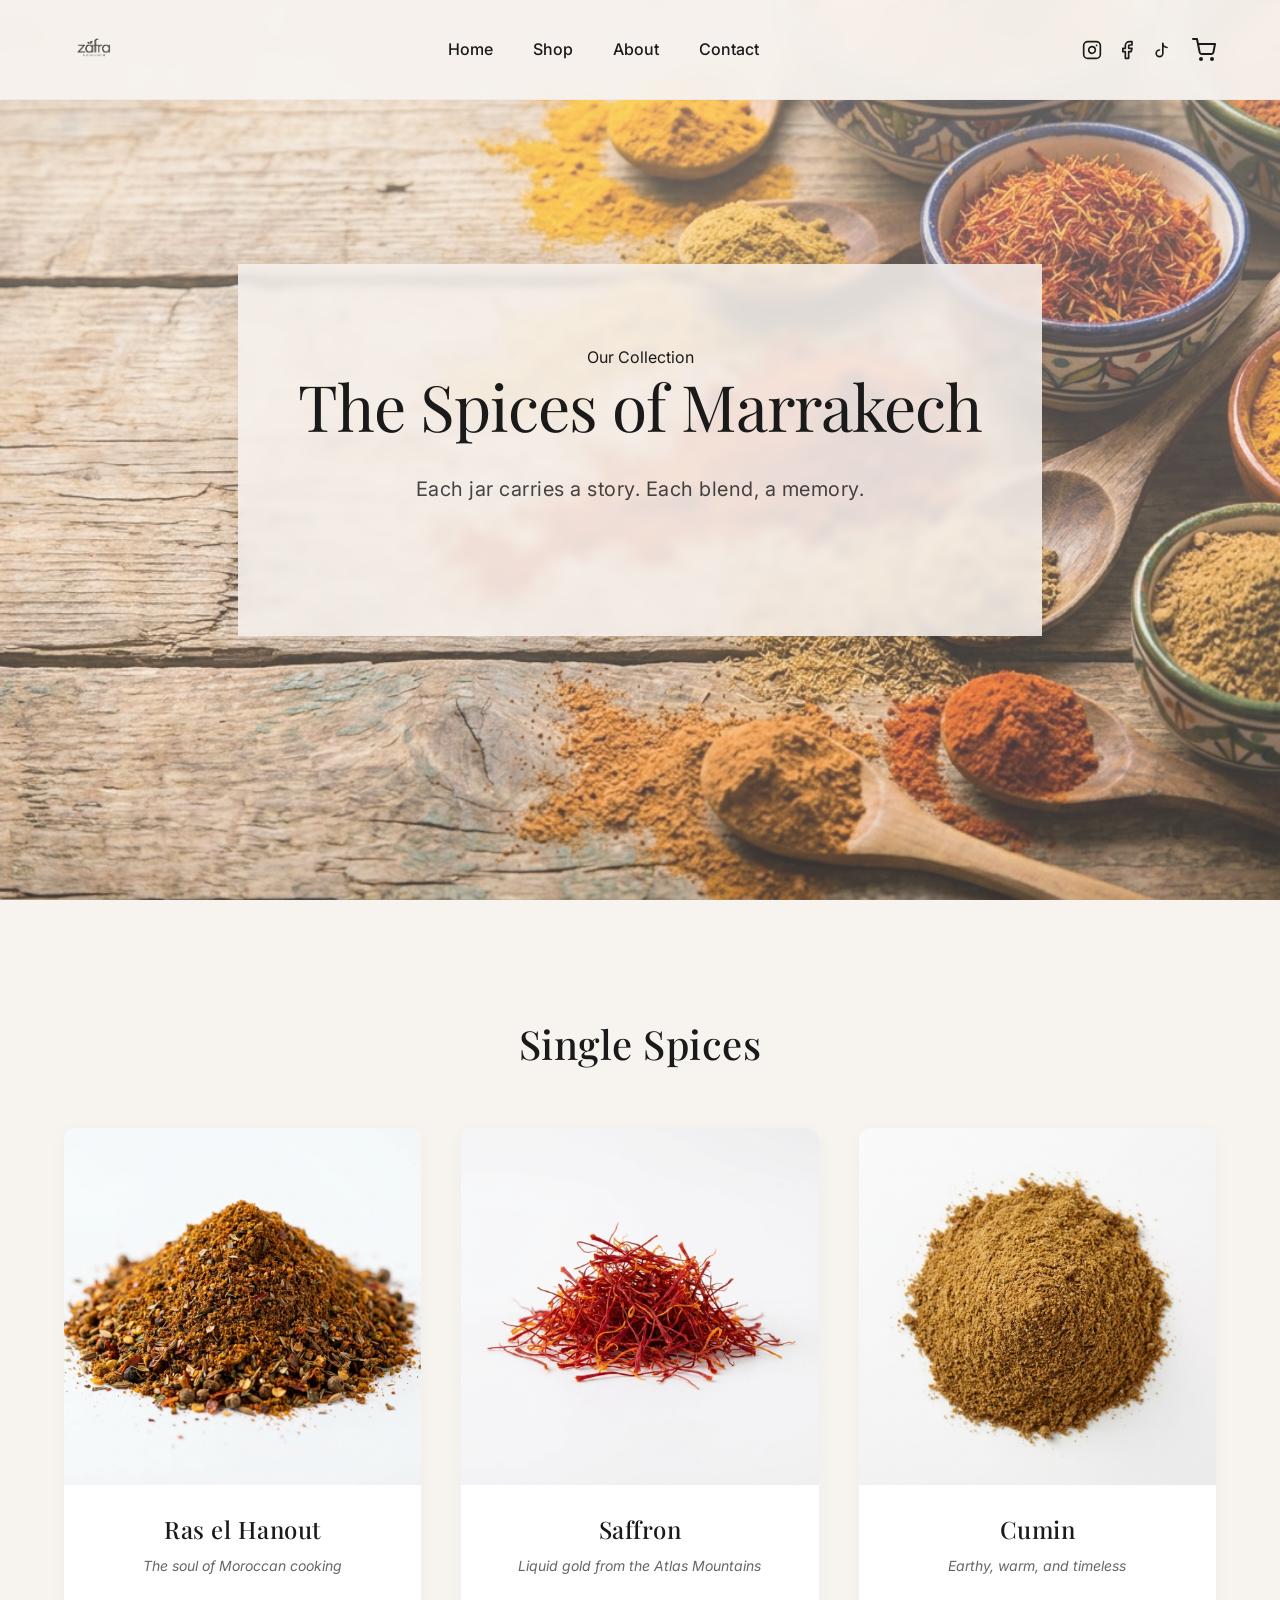
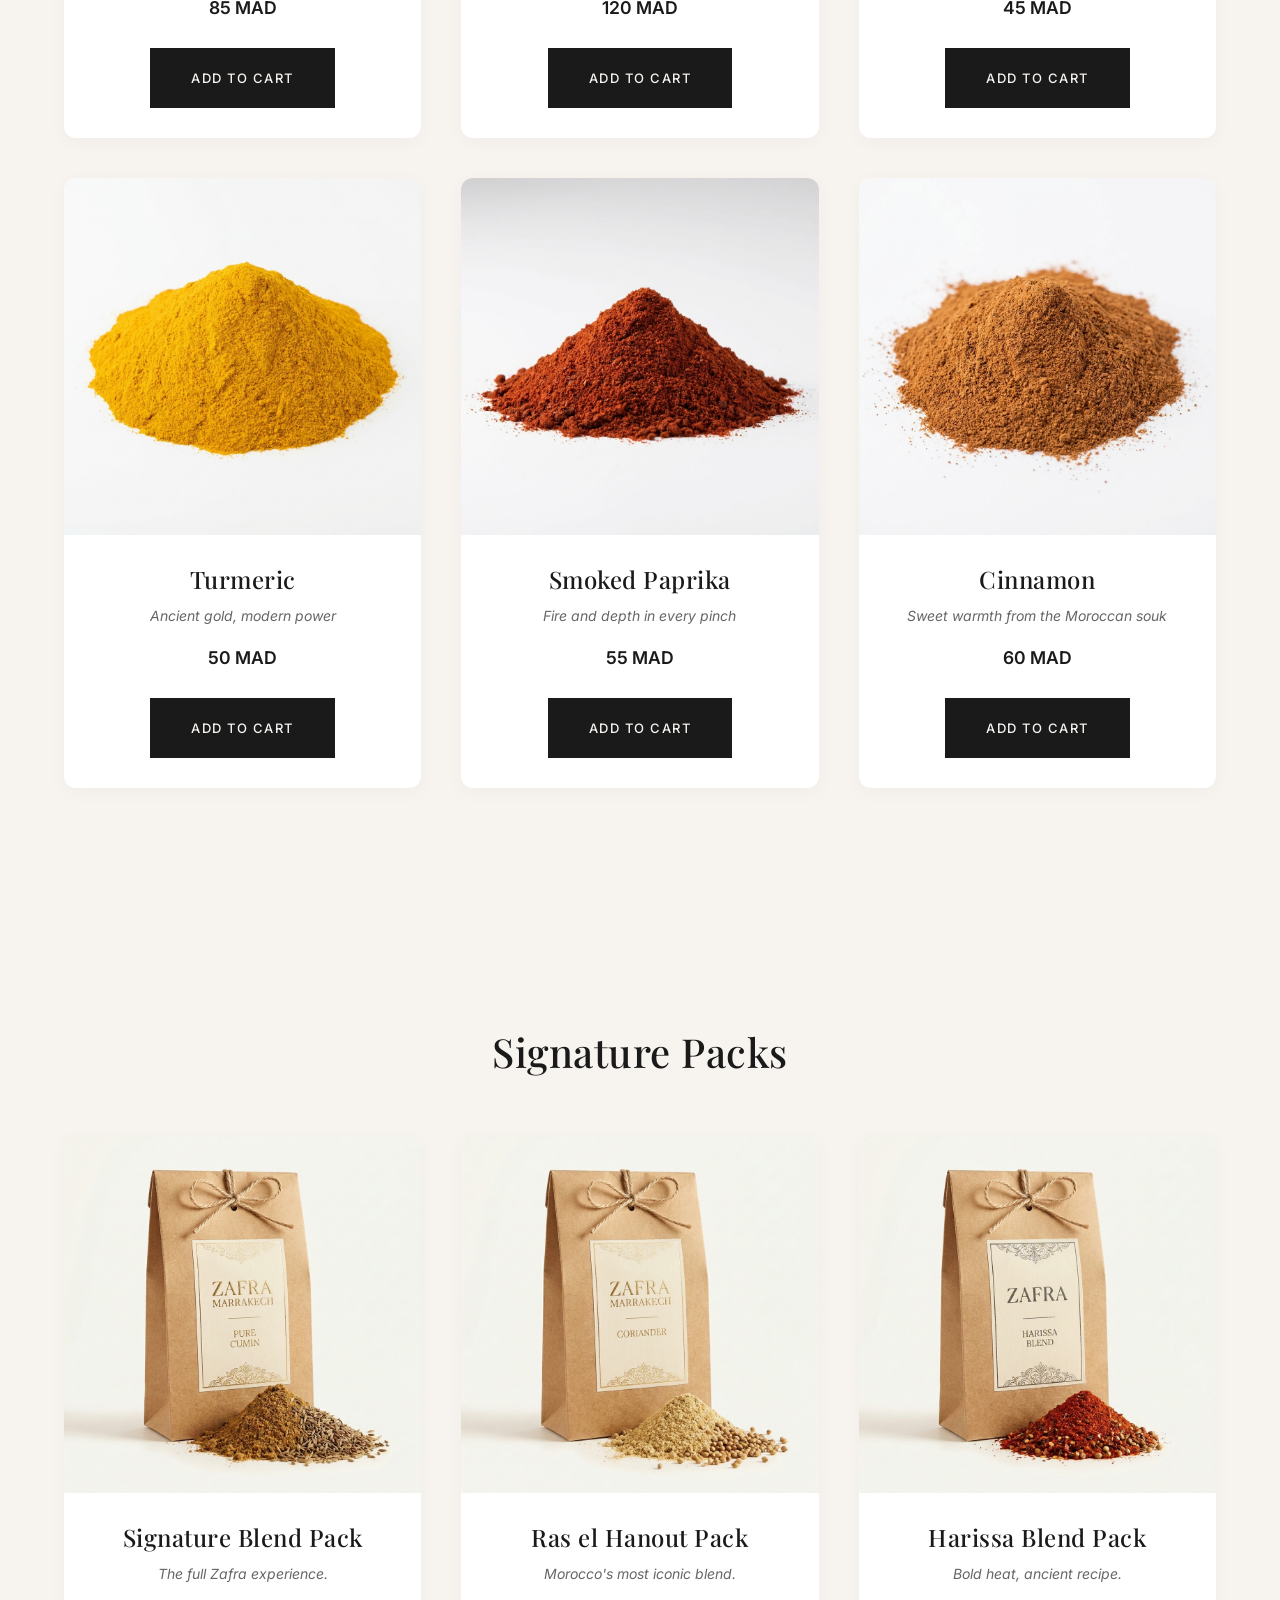
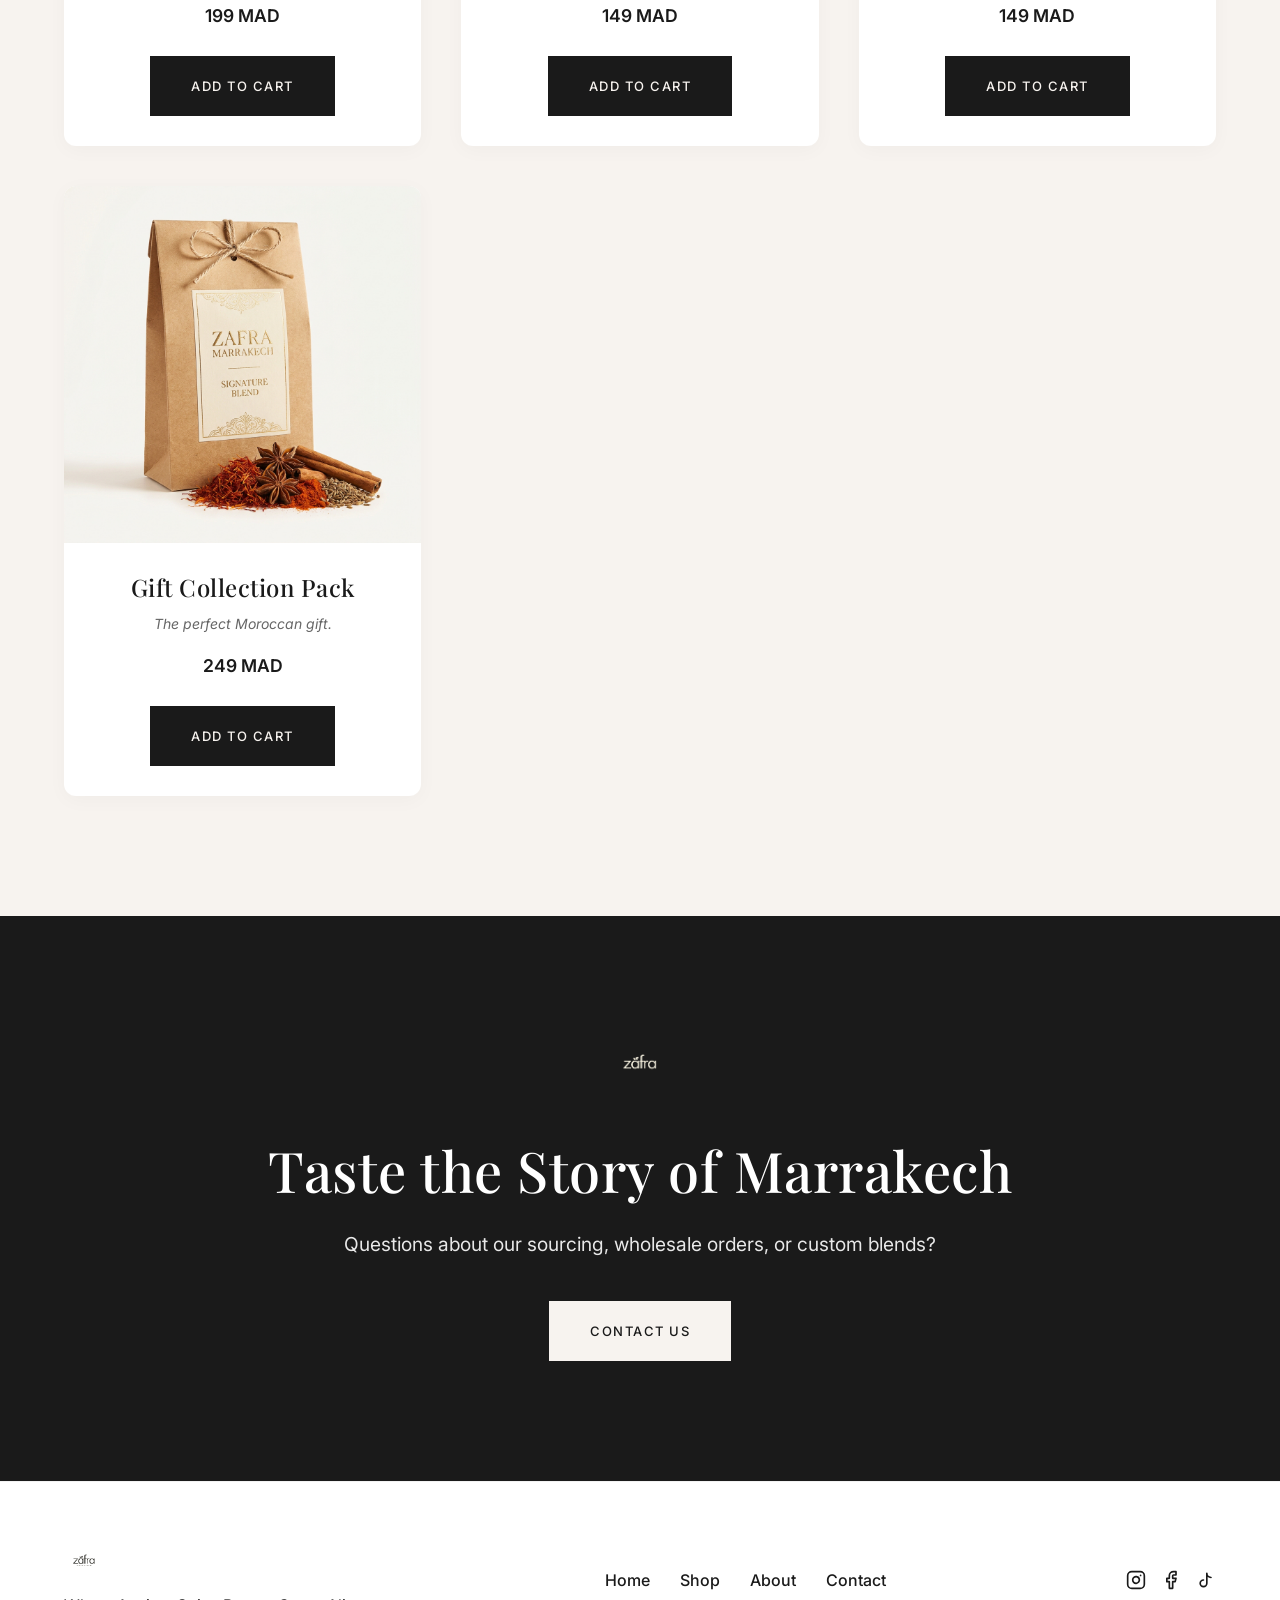
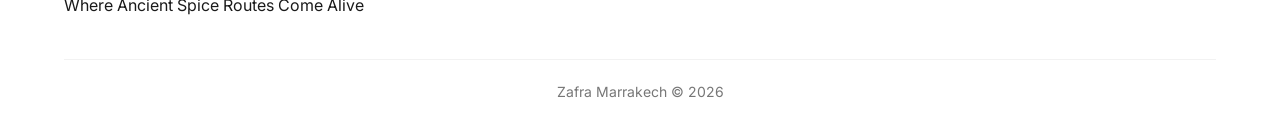
<file: shop.html>
<!DOCTYPE html>
<html lang="en">
<head>
    <meta charset="UTF-8">
    <meta name="viewport" content="width=device-width, initial-scale=1.0">
    <title>Shop | Zafra Marrakech</title>
    <link rel="stylesheet" href="style.css">
</head>
<body>

    <!-- NAVBAR -->
    <nav class="navbar">
        <div class="nav-left">
            <a href="index.html">
                <img src="zafra_black.png" alt="Zafra Marrakech Logo" class="logo">
            </a>
        </div>
        
        <div class="nav-center">
            <ul>
                <li><a href="index.html">Home</a></li>
                <li><a href="shop.html">Shop</a></li>
                <li><a href="about.html">About</a></li>
                <li><a href="contact.html">Contact</a></li>
            </ul>
        </div>

        <div class="nav-right">
            <div class="social-icons">
                <a href="#" aria-label="Instagram">
                    <svg width="20" height="20" viewBox="0 0 24 24" fill="none" stroke="currentColor" stroke-width="2" stroke-linecap="round" stroke-linejoin="round"><rect x="2" y="2" width="20" height="20" rx="5" ry="5"></rect><path d="M16 11.37A4 4 0 1 1 12.63 8 4 4 0 0 1 16 11.37z"></path><line x1="17.5" y1="6.5" x2="17.51" y2="6.5"></line></svg>
                </a>
                <a href="#" aria-label="Facebook">
                    <svg width="20" height="20" viewBox="0 0 24 24" fill="none" stroke="currentColor" stroke-width="2" stroke-linecap="round" stroke-linejoin="round"><path d="M18 2h-3a5 5 0 0 0-5 5v3H7v4h3v8h4v-8h3l1-4h-4V7a1 1 0 0 1 1-1h3z"></path></svg>
                </a>
                <a href="#" aria-label="TikTok">
                    <svg width="20" height="20" viewBox="0 0 24 24" fill="none" stroke="currentColor" stroke-width="2" stroke-linecap="round" stroke-linejoin="round"><path d="M9 12a4 4 0 1 0 4 4V4a5 5 0 0 0 5 5"></path></svg>
                </a>
            </div>
            <a href="#" class="cart-icon" aria-label="Cart">
                <svg width="24" height="24" viewBox="0 0 24 24" fill="none" stroke="currentColor" stroke-width="2" stroke-linecap="round" stroke-linejoin="round"><circle cx="9" cy="21" r="1"></circle><circle cx="20" cy="21" r="1"></circle><path d="M1 1h4l2.68 13.39a2 2 0 0 0 2 1.61h9.72a2 2 0 0 0 2-1.61L23 6H6"></path></svg>
            </a>
            <button class="hamburger" aria-label="Menu">
                <svg viewBox="0 0 24 24" fill="none" stroke="currentColor" stroke-width="2" stroke-linecap="round" stroke-linejoin="round"><line x1="3" y1="12" x2="21" y2="12"></line><line x1="3" y1="6" x2="21" y2="6"></line><line x1="3" y1="18" x2="21" y2="18"></line></svg>
            </button>
        </div>
    </nav>

    <!-- HERO SECTION -->
    <header class="hero" style="background-image: url('extra images folder/Colorful_Moroccan_spices_202604252340.jpeg');">
        <div class="hero-content">
            <span class="hero-label">Our Collection</span>
            <h1>The Spices of Marrakech</h1>
            <p>Each jar carries a story. Each blend, a memory.</p>
        </div>
    </header>

    <!-- SINGLE SPICES -->
    <section class="section">
        <div class="section-header">
            <h2>Single Spices</h2>
        </div>
        <div class="grid-3">
            <article class="product-card">
                <div class="product-img-wrapper">
                    <img src="spices/Ras_el_Hanout_202604261447.jpeg" alt="Ras el Hanout" class="product-img">
                </div>
                <div class="product-info">
                    <h3>Ras el Hanout</h3>
                    <p class="poetic">The soul of Moroccan cooking</p>
                    <div class="price">85 MAD</div>
                    <a href="#" class="btn">Add to Cart</a>
                </div>
            </article>
            <article class="product-card">
                <div class="product-img-wrapper">
                    <img src="spices/Saffron_threads_on_202604261447.jpeg" alt="Saffron" class="product-img">
                </div>
                <div class="product-info">
                    <h3>Saffron</h3>
                    <p class="poetic">Liquid gold from the Atlas Mountains</p>
                    <div class="price">120 MAD</div>
                    <a href="#" class="btn">Add to Cart</a>
                </div>
            </article>
            <article class="product-card">
                <div class="product-img-wrapper">
                    <img src="spices/Ground_cumin_on_202604261447.jpeg" alt="Cumin" class="product-img">
                </div>
                <div class="product-info">
                    <h3>Cumin</h3>
                    <p class="poetic">Earthy, warm, and timeless</p>
                    <div class="price">45 MAD</div>
                    <a href="#" class="btn">Add to Cart</a>
                </div>
            </article>
            <article class="product-card">
                <div class="product-img-wrapper">
                    <img src="spices/Turmeric_powder_on_202604261447.jpeg" alt="Turmeric" class="product-img">
                </div>
                <div class="product-info">
                    <h3>Turmeric</h3>
                    <p class="poetic">Ancient gold, modern power</p>
                    <div class="price">50 MAD</div>
                    <a href="#" class="btn">Add to Cart</a>
                </div>
            </article>
            <article class="product-card">
                <div class="product-img-wrapper">
                    <img src="spices/Smoked_paprika_on_202604261447.jpeg" alt="Smoked Paprika" class="product-img">
                </div>
                <div class="product-info">
                    <h3>Smoked Paprika</h3>
                    <p class="poetic">Fire and depth in every pinch</p>
                    <div class="price">55 MAD</div>
                    <a href="#" class="btn">Add to Cart</a>
                </div>
            </article>
            <article class="product-card">
                <div class="product-img-wrapper">
                    <img src="spices/Cinnamon_powder_on_202604261447.jpeg" alt="Cinnamon" class="product-img">
                </div>
                <div class="product-info">
                    <h3>Cinnamon</h3>
                    <p class="poetic">Sweet warmth from the Moroccan souk</p>
                    <div class="price">60 MAD</div>
                    <a href="#" class="btn">Add to Cart</a>
                </div>
            </article>
        </div>
    </section>

    <!-- SIGNATURE PACKS -->
    <section class="section section-bg-cream">
        <div class="section-header">
            <h2>Signature Packs</h2>
        </div>
        <div class="grid-3">
            <article class="product-card">
                <div class="product-img-wrapper">
                    <img src="spices packs/Kraft_bag_with_202604261455.jpeg" alt="Signature Blend Pack" class="product-img">
                </div>
                <div class="product-info">
                    <h3>Signature Blend Pack</h3>
                    <p class="poetic">The full Zafra experience.</p>
                    <div class="price">199 MAD</div>
                    <a href="#" class="btn">Add to Cart</a>
                </div>
            </article>
            <article class="product-card">
                <div class="product-img-wrapper">
                    <img src="spices packs/Kraft_bag_with_202604261456.jpeg" alt="Ras el Hanout Pack" class="product-img">
                </div>
                <div class="product-info">
                    <h3>Ras el Hanout Pack</h3>
                    <p class="poetic">Morocco's most iconic blend.</p>
                    <div class="price">149 MAD</div>
                    <a href="#" class="btn">Add to Cart</a>
                </div>
            </article>
            <article class="product-card">
                <div class="product-img-wrapper">
                    <img src="spices packs/Harissa_Blend_pack_202604261451.jpeg" alt="Harissa Blend Pack" class="product-img">
                </div>
                <div class="product-info">
                    <h3>Harissa Blend Pack</h3>
                    <p class="poetic">Bold heat, ancient recipe.</p>
                    <div class="price">149 MAD</div>
                    <a href="#" class="btn">Add to Cart</a>
                </div>
            </article>
            <article class="product-card">
                <div class="product-img-wrapper">
                    <img src="spices packs/Gift_collection_pack_202604261450.jpeg" alt="Gift Collection Pack" class="product-img">
                </div>
                <div class="product-info">
                    <h3>Gift Collection Pack</h3>
                    <p class="poetic">The perfect Moroccan gift.</p>
                    <div class="price">249 MAD</div>
                    <a href="#" class="btn">Add to Cart</a>
                </div>
            </article>
        </div>
    </section>

    <!-- DARK BANNER -->
    <section class="dark-banner">
        <img src="zafra_white.png" alt="Zafra White Logo" class="logo">
        <h2>Taste the Story of Marrakech</h2>
        <p>Questions about our sourcing, wholesale orders, or custom blends?</p>
        <a href="contact.html" class="btn btn-cream">Contact Us</a>
    </section>

    <!-- FOOTER -->
    <footer class="footer">
        <div class="footer-top">
            <div class="footer-left">
                <img src="zafra_black.png" alt="Zafra Marrakech Logo" class="logo">
                <p>Where Ancient Spice Routes Come Alive</p>
            </div>
            <div class="footer-center">
                <ul>
                    <li><a href="index.html">Home</a></li>
                    <li><a href="shop.html">Shop</a></li>
                    <li><a href="about.html">About</a></li>
                    <li><a href="contact.html">Contact</a></li>
                </ul>
            </div>
            <div class="footer-right">
                <div class="social-icons">
                    <a href="#" aria-label="Instagram">
                        <svg width="20" height="20" viewBox="0 0 24 24" fill="none" stroke="currentColor" stroke-width="2" stroke-linecap="round" stroke-linejoin="round"><rect x="2" y="2" width="20" height="20" rx="5" ry="5"></rect><path d="M16 11.37A4 4 0 1 1 12.63 8 4 4 0 0 1 16 11.37z"></path><line x1="17.5" y1="6.5" x2="17.51" y2="6.5"></line></svg>
                    </a>
                    <a href="#" aria-label="Facebook">
                        <svg width="20" height="20" viewBox="0 0 24 24" fill="none" stroke="currentColor" stroke-width="2" stroke-linecap="round" stroke-linejoin="round"><path d="M18 2h-3a5 5 0 0 0-5 5v3H7v4h3v8h4v-8h3l1-4h-4V7a1 1 0 0 1 1-1h3z"></path></svg>
                    </a>
                    <a href="#" aria-label="TikTok">
                        <svg width="20" height="20" viewBox="0 0 24 24" fill="none" stroke="currentColor" stroke-width="2" stroke-linecap="round" stroke-linejoin="round"><path d="M9 12a4 4 0 1 0 4 4V4a5 5 0 0 0 5 5"></path></svg>
                    </a>
                </div>
            </div>
        </div>
        <div class="footer-bottom">
            <p>Zafra Marrakech &copy; 2026</p>
        </div>
    </footer>

    <script src="script.js"></script>
</body>
</html>
</file>
<file: style.css>
/* GLOBAL STYLES */
@import url('https://fonts.googleapis.com/css2?family=Inter:wght@400;500;600&family=Playfair+Display:wght@400;600;700&display=swap');

:root {
  --beige: #F7F3EF;
  --charcoal: #1A1A1A;
  --gold: #D4AF37;
  --spice-red: #A52A2A;
  --white: #ffffff;
  --font-heading: 'Playfair Display', serif;
  --font-body: 'Inter', sans-serif;
  --transition: all 0.5s cubic-bezier(0.4, 0, 0.2, 1);
}

* {
  margin: 0;
  padding: 0;
  box-sizing: border-box;
}

html {
  scroll-behavior: smooth;
}

body {
  font-family: var(--font-body);
  color: var(--charcoal);
  background-color: var(--beige);
  line-height: 1.7;
  overflow-x: hidden;
}

h1, h2, h3, h4, h5, h6 {
  font-family: var(--font-heading);
  font-weight: 500;
  line-height: 1.2;
  letter-spacing: 0.5px;
}

a {
  text-decoration: none;
  color: inherit;
}

img {
  max-width: 100%;
  display: block;
}

/* BUTTONS */
.btn {
  display: inline-block;
  background-color: var(--charcoal);
  color: var(--beige);
  padding: 18px 40px;
  border-radius: 0; /* Modern minimal look */
  font-weight: 500;
  letter-spacing: 1.5px;
  text-transform: uppercase;
  font-size: 13px;
  transition: var(--transition);
  border: 1px solid var(--charcoal);
  cursor: pointer;
  text-align: center;
}

.btn:hover {
  background-color: transparent;
  color: var(--charcoal);
  transform: translateY(-3px);
}

.btn-cream {
  background-color: var(--beige);
  color: var(--charcoal);
  border-color: var(--beige);
}

.btn-cream:hover {
  background-color: transparent;
  color: var(--beige);
  border-color: var(--beige);
}

.navbar {
  position: fixed;
  top: 0;
  left: 0;
  width: 100%;
  background-color: rgba(247, 243, 239, 0.95);
  backdrop-filter: blur(10px);
  border-bottom: 1px solid rgba(0,0,0,0.03);
  display: flex;
  justify-content: space-between;
  align-items: center;
  padding: 15px 5%;
  z-index: 1000;
  height: 100px;
  transition: var(--transition);
}

.nav-left .logo {
  height: 60px;
}

.nav-center ul {
  display: flex;
  list-style: none;
  gap: 40px;
}

.nav-center a {
  font-weight: 500;
  transition: var(--transition);
}

.nav-center a:hover {
  opacity: 0.7;
}

.nav-right {
  display: flex;
  align-items: center;
  gap: 20px;
}

.social-icons {
  display: flex;
  gap: 15px;
}

.social-icons a, .cart-icon {
  font-size: 20px;
  transition: var(--transition);
  display: flex;
  align-items: center;
}

.social-icons a:hover, .cart-icon:hover {
  opacity: 0.7;
}

.hamburger {
  display: none;
  background: none;
  border: none;
  cursor: pointer;
  padding: 5px;
}

.hamburger svg {
  width: 24px;
  height: 24px;
}

/* FOOTER */
.footer {
  background-color: var(--white);
  border-top: 1px solid rgba(0,0,0,0.05);
  padding: 60px 5% 30px;
}

.footer-top {
  display: flex;
  justify-content: space-between;
  align-items: center;
  margin-bottom: 40px;
  flex-wrap: wrap;
  gap: 30px;
}

.footer-left .logo {
  height: 40px;
  margin-bottom: 10px;
}

.footer-center ul {
  display: flex;
  list-style: none;
  gap: 30px;
}

.footer-center a {
  transition: var(--transition);
  font-weight: 500;
}

.footer-center a:hover {
  opacity: 0.7;
}

.footer-bottom {
  text-align: center;
  font-size: 14px;
  color: #777;
  border-top: 1px solid rgba(0,0,0,0.05);
  padding-top: 20px;
}

/* PAGE 1: HERO */
.hero {
  height: 100vh;
  background-size: cover;
  background-position: center;
  position: relative;
  display: flex;
  align-items: center;
  justify-content: center;
  text-align: center;
  color: var(--charcoal); /* Dark charcoal typography */
  padding: 0 5%;
  background-color: var(--beige); /* Fallback */
}

.hero::before {
  content: '';
  position: absolute;
  top: 0; left: 0; right: 0; bottom: 0;
  background: linear-gradient(to bottom, rgba(247, 243, 239, 0.4), rgba(247, 243, 239, 0.2));
  z-index: 1;
}

.hero-content {
  position: relative;
  z-index: 2;
  max-width: 900px;
  background-color: rgba(247, 243, 239, 0.85); /* Soft beige background for text box */
  padding: 80px 60px;
  backdrop-filter: blur(5px);
  box-shadow: 0 20px 50px rgba(0,0,0,0.05);
  animation: fadeInHero 1.5s ease-out;
}

@keyframes fadeInHero {
  from { opacity: 0; transform: translateY(30px); }
  to { opacity: 1; transform: translateY(0); }
}

.hero h1 {
  font-size: 4rem;
  margin-bottom: 30px;
  font-weight: 400;
  letter-spacing: -1px;
  line-height: 1.1;
}

.hero p {
  font-size: 1.25rem;
  margin-bottom: 50px;
  opacity: 0.8;
  font-weight: 400;
  letter-spacing: 0.5px;
  max-width: 600px;
  margin-left: auto;
  margin-right: auto;
}

/* TRUST BAR */
.trust-bar {
  background-color: var(--white);
  padding: 60px 5%;
  display: grid;
  grid-template-columns: repeat(4, 1fr);
  gap: 30px;
  text-align: center;
}

.trust-item .icon {
  font-size: 2.5rem;
  margin-bottom: 15px;
}

.trust-item h4 {
  font-family: var(--font-body);
  margin-bottom: 8px;
  font-size: 1.1rem;
}

.trust-item p {
  font-size: 14px;
  color: #666;
}

/* SHARED SECTION STYLES */
.section {
  padding: 120px 5%;
  background-color: var(--beige);
}

.section-bg-cream {
  background-color: var(--cream);
}

.section-header {
  text-align: center;
  margin-bottom: 60px;
}

.section-header h2 {
  font-size: 2.5rem;
}

/* GRID LAYOUTS */
.grid-3 {
  display: grid;
  grid-template-columns: repeat(3, 1fr);
  gap: 40px;
}

.grid-4 {
  display: grid;
  grid-template-columns: repeat(4, 1fr);
  gap: 30px;
}

/* PRODUCT CARDS */
.product-card {
  background-color: var(--white);
  border-radius: 12px;
  overflow: hidden;
  transition: var(--transition);
  box-shadow: 0 4px 20px rgba(0,0,0,0.03);
}

.product-card:hover {
  transform: translateY(-8px);
  box-shadow: 0 10px 30px rgba(0,0,0,0.08);
}

.product-img-wrapper {
  position: relative;
  width: 100%;
  padding-top: 100%; /* 1:1 Aspect Ratio */
  overflow: hidden;
}

.product-img {
  position: absolute;
  top: 0;
  left: 0;
  width: 100%;
  height: 100%;
  object-fit: cover;
  transition: var(--transition);
}

.product-card:hover .product-img {
  transform: scale(1.05);
}

.product-info {
  padding: 30px 20px;
  text-align: center;
}

.product-info h3 {
  font-size: 1.5rem;
  margin-bottom: 10px;
}

.product-info p.poetic {
  font-size: 14px;
  color: #666;
  margin-bottom: 15px;
  font-style: italic;
}

.product-info .price {
  font-weight: 600;
  margin-bottom: 25px;
  font-size: 1.1rem;
}

/* DARK BANNER */
.dark-banner {
  background-color: var(--charcoal);
  color: var(--white);
  text-align: center;
  padding: 120px 5%;
  display: flex;
  flex-direction: column;
  align-items: center;
}

.dark-banner .logo {
  height: 60px;
  margin-bottom: 40px;
}

.dark-banner h2 {
  font-size: 3.5rem;
  margin-bottom: 25px;
  max-width: 800px;
}

.dark-banner p {
  font-size: 1.2rem;
  margin-bottom: 40px;
  max-width: 600px;
  opacity: 0.9;
}

/* CATEGORIES */
.category-card {
  text-align: center;
}

.category-img-wrapper {
  width: 100%;
  padding-top: 100%;
  position: relative;
  border-radius: 50%;
  overflow: hidden;
  margin-bottom: 25px;
}

.category-img {
  position: absolute;
  top: 0;
  left: 0;
  width: 100%;
  height: 100%;
  object-fit: cover;
  transition: var(--transition);
}

.category-card:hover .category-img {
  transform: scale(1.08);
}

.category-card h3 {
  font-size: 1.3rem;
  font-weight: 500;
}

/* BRAND STORY */
.brand-story {
  display: flex;
  align-items: center;
  gap: 80px;
  padding: 0; /* Override section padding */
}

.brand-img {
  flex: 1;
  height: 600px;
}

.brand-img img {
  width: 100%;
  height: 100%;
  object-fit: cover;
}

.brand-text {
  flex: 1;
  padding: 80px 5% 80px 0;
}

.brand-text h2 {
  font-size: 3rem;
  margin-bottom: 25px;
}

.brand-text p {
  margin-bottom: 40px;
  font-size: 1.1rem;
  opacity: 0.9;
}

.stats {
  display: flex;
  gap: 50px;
  margin-bottom: 40px;
}

.stat h3 {
  font-size: 2.5rem;
  margin-bottom: 5px;
  color: var(--charcoal);
}

.stat p {
  font-size: 15px;
  font-weight: 500;
  color: #666;
}

/* TESTIMONIALS */
.testimonials-section {
  display: flex;
  align-items: center;
  gap: 80px;
}

.testimonials-left {
  flex: 1;
}

.testimonials-left h2 {
  font-size: 3rem;
  margin-bottom: 20px;
}

.testimonials-left p {
  font-size: 1.1rem;
  opacity: 0.8;
}

.testimonials-right {
  flex: 1.2;
  display: flex;
  flex-direction: column;
  gap: 30px;
}

.testimonial-card {
  background-color: var(--white);
  padding: 40px;
  border-radius: 12px;
  box-shadow: 0 4px 20px rgba(0,0,0,0.03);
}

.testimonial-card p {
  font-style: italic;
  font-size: 1.1rem;
  margin-bottom: 25px;
  line-height: 1.8;
}

.customer {
  display: flex;
  align-items: center;
  gap: 15px;
}

.avatar {
  width: 50px;
  height: 50px;
  background-color: #ddd;
  border-radius: 50%;
}

.customer-name {
  font-weight: 600;
  font-family: var(--font-heading);
}

/* CTA BANNER */
.cta-banner {
  background-size: cover;
  background-position: center;
  position: relative;
  text-align: center;
  color: var(--white);
  padding: 120px 20px;
}

.cta-banner::before {
  content: '';
  position: absolute;
  top: 0; left: 0; right: 0; bottom: 0;
  background: rgba(0,0,0,0.6);
  z-index: 1;
}

.cta-banner-content {
  position: relative;
  z-index: 2;
  max-width: 600px;
  margin: 0 auto;
}

.cta-banner h2 {
  font-size: 3.5rem;
  margin-bottom: 20px;
}

.cta-banner p {
  font-size: 1.2rem;
  margin-bottom: 40px;
  opacity: 0.9;
}

/* RESPONSIVE */
@media (max-width: 1024px) {
  .hero h1 { font-size: 3.5rem; }
  .dark-banner h2, .cta-banner h2, .brand-text h2, .testimonials-left h2 { font-size: 2.5rem; }
  .grid-3, .grid-4 { gap: 20px; }
  .brand-story, .testimonials-section { gap: 40px; }
  .brand-text { padding: 60px 5%; }
  .brand-story { flex-direction: column; }
  .brand-img { width: 100%; height: 400px; }
  .testimonials-section { flex-direction: column; text-align: center; }
  .testimonials-right { width: 100%; }
}

@media (max-width: 768px) {
  .nav-center, .nav-right .social-icons {
    display: none;
  }
  .hamburger {
    display: block;
  }
  .nav-center.active {
    display: flex;
    flex-direction: column;
    position: absolute;
    top: 70px;
    left: 0;
    width: 100%;
    background: var(--white);
    padding: 20px 0;
    text-align: center;
    border-bottom: 1px solid rgba(0,0,0,0.05);
    gap: 20px;
    box-shadow: 0 10px 15px -3px rgba(0,0,0,0.1);
  }
  
  .hero h1 { font-size: 2.8rem; }
  .trust-bar { grid-template-columns: 1fr; gap: 40px; }
  .grid-3, .grid-4 { grid-template-columns: 1fr; gap: 30px; }
  .footer-top { flex-direction: column; text-align: center; }
  .footer-center ul { flex-direction: column; gap: 15px; }
  .section { padding: 60px 5%; }
  
  .contact-section { flex-direction: column; }
  .about-stats { flex-direction: column; gap: 40px; }
}

/* CONTACT PAGE */
.contact-section {
  display: flex;
  gap: 60px;
  max-width: 1200px;
  margin: 0 auto;
}

.contact-info, .contact-form {
  flex: 1;
}

.contact-info h2 {
  font-size: 2.5rem;
  margin-bottom: 20px;
}

.contact-info p {
  margin-bottom: 20px;
  font-size: 1.1rem;
  opacity: 0.9;
}

.contact-details {
  margin-top: 40px;
}

.contact-detail-item {
  margin-bottom: 20px;
}

.contact-detail-item strong {
  display: block;
  font-family: var(--font-heading);
  font-size: 1.2rem;
  margin-bottom: 5px;
}

.contact-form form {
  display: flex;
  flex-direction: column;
  gap: 20px;
}

.form-group input, .form-group textarea {
  width: 100%;
  padding: 15px;
  border: 1px solid #ddd;
  border-radius: 8px;
  font-family: var(--font-body);
  font-size: 1rem;
  transition: var(--transition);
}

.form-group input:focus, .form-group textarea:focus {
  outline: none;
  border-color: var(--charcoal);
}

.form-group textarea {
  resize: vertical;
  min-height: 150px;
}

/* ABOUT PAGE STATS */
.about-stats {
  display: flex;
  justify-content: center;
  gap: 80px;
  text-align: center;
  padding: 80px 5%;
  background-color: var(--white);
}
</file>
